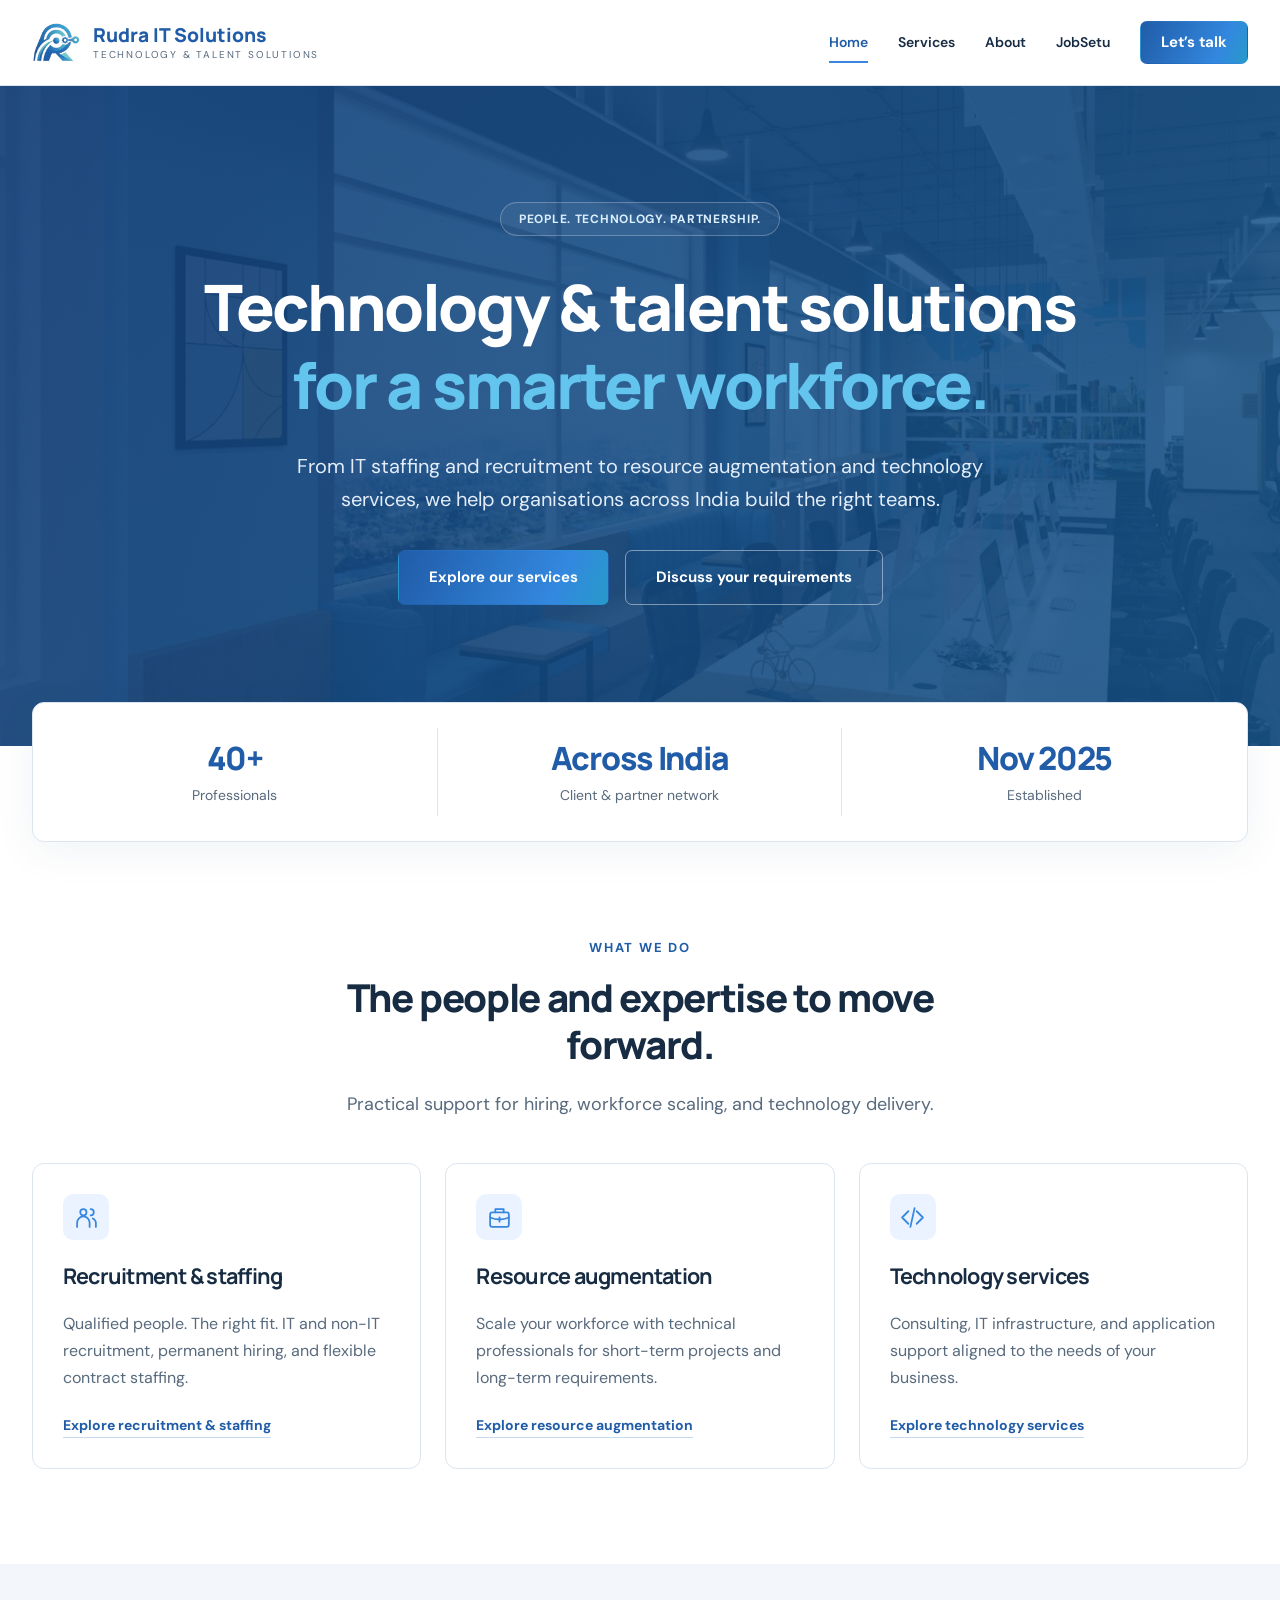
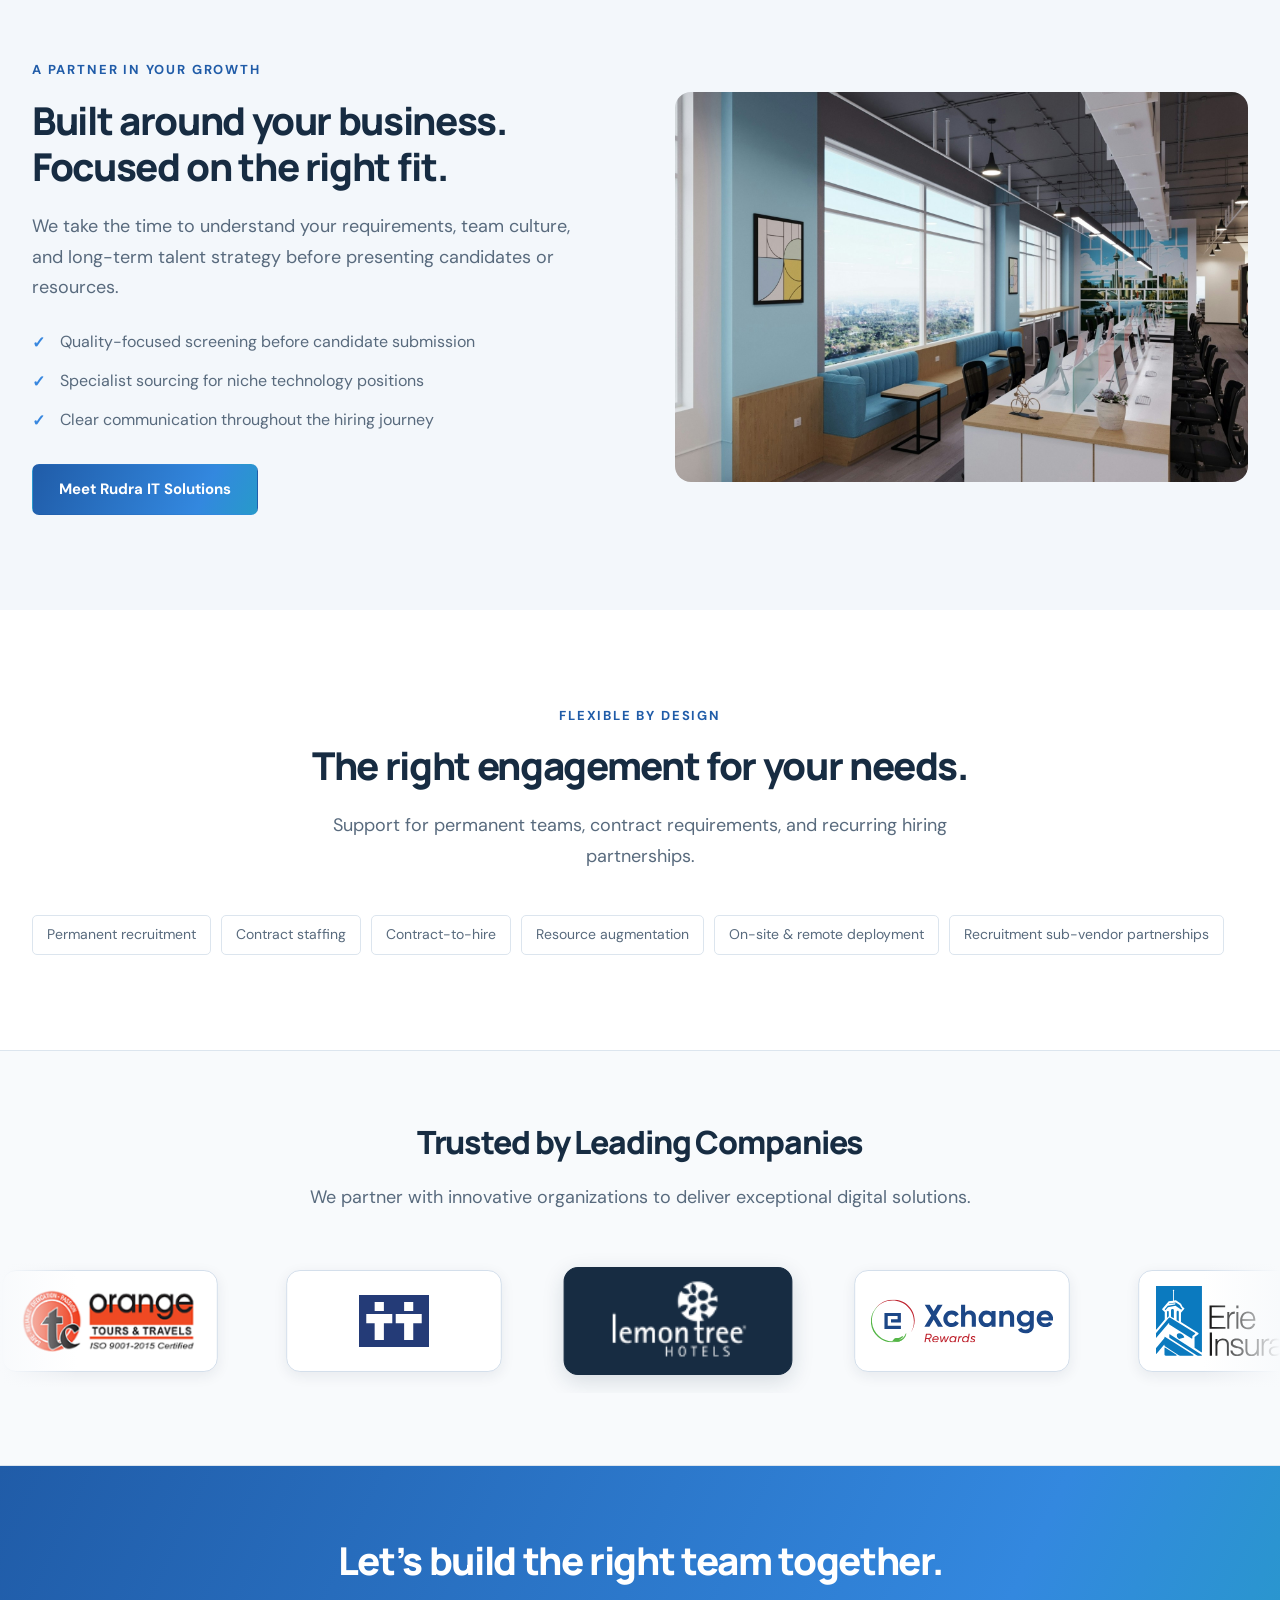
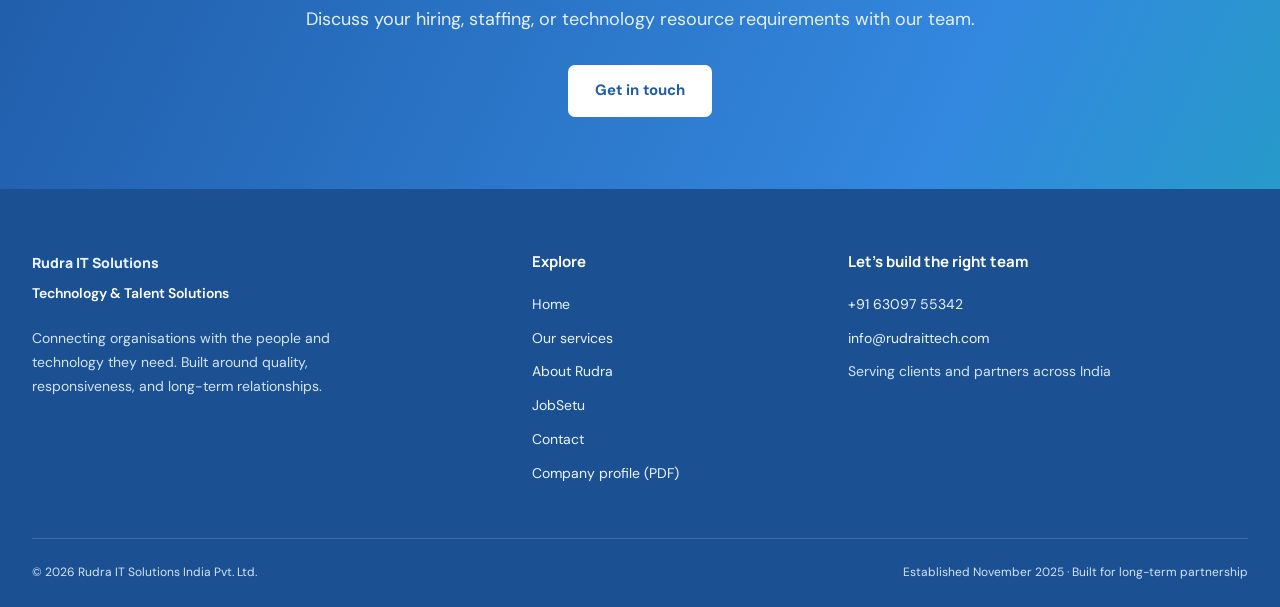
<file: index.html>
<!DOCTYPE html><html lang="en"><head><meta charset="utf-8"><meta name="viewport" content="width=device-width,initial-scale=1"><title>Technology & Talent Solutions | Rudra IT Solutions</title><meta name="description" content="IT staffing, recruitment, resource augmentation and technology services across India. Rudra IT Solutions India Pvt. Ltd."><meta name="theme-color" content="#205ca8"><link rel="icon" type="image/png" sizes="32x32" href="/assets/favicon-title-32.png"><link rel="icon" type="image/png" sizes="64x64" href="/assets/favicon-title-64.png"><link rel="stylesheet" href="/style.css"><script defer src="/site.js"></script></head><body><a class="skip" href="#main">Skip to content</a><header class="header"><div class="wrap"><a class="brand" href="/" aria-label="Rudra IT Solutions home"><span class="brand-symbol"><img src="/assets/logoShort.png" alt=""></span><span class="brand-name">Rudra IT Solutions<small>Technology &amp; Talent Solutions</small></span></a><button class="menu" aria-controls="navigation" aria-expanded="false">Menu</button><nav id="navigation" aria-label="Main navigation"><a href="/" aria-current="page">Home</a><a href="/services/">Services</a><a href="/about/">About</a><a href="/JobSetu/">JobSetu</a><a class="button" href="/contact/">Let’s talk</a></nav></div></header><main id="main"><section class="hero"><div class="wrap"><span class="eyebrow">People. Technology. Partnership.</span><h1>Technology &amp; talent solutions<span>for a smarter workforce.</span></h1><p>From IT staffing and recruitment to resource augmentation and technology services, we help organisations across India build the right teams.</p><div class="actions"><a class="button" href="/services/">Explore our services</a><a class="button outline" href="/contact/">Discuss your requirements</a></div></div><div class="hero-foot">IT STAFFING &nbsp; / &nbsp; RECRUITMENT &nbsp; / &nbsp; TECHNOLOGY SERVICES</div></section><div class="wrap"><div class="stats"><div class="stat"><strong>40+</strong><span>Professionals</span></div><div class="stat"><strong>Across India</strong><span>Client &amp; partner network</span></div><div class="stat"><strong>Nov 2025</strong><span>Established</span></div></div></div><section class="section"><div class="wrap"><div class="section-head center"><span class="eyebrow">What we do</span><h2>The people and expertise to move forward.</h2><p>Practical support for hiring, workforce scaling, and technology delivery.</p></div><div class="grid"><article class="card"><div class="icon"><svg viewBox="0 0 24 24" aria-hidden="true"><circle cx="9" cy="7" r="3"/><path d="M3 21v-4a6 6 0 0 1 12 0v4M16 4a3 3 0 0 1 0 6M18 13a5 5 0 0 1 3 4v4"/></svg></div><h3>Recruitment &amp; staffing</h3><p>Qualified people. The right fit. IT and non-IT recruitment, permanent hiring, and flexible contract staffing.</p><a href="/services/#talent">Explore recruitment &amp; staffing</a></article><article class="card"><div class="icon"><svg viewBox="0 0 24 24" aria-hidden="true"><rect x="3" y="7" width="18" height="14" rx="2"/><path d="M8 7V4h8v3M3 12a23 23 0 0 0 18 0M12 12v4"/></svg></div><h3>Resource augmentation</h3><p>Scale your workforce with technical professionals for short-term projects and long-term requirements.</p><a href="/services/#workforce">Explore resource augmentation</a></article><article class="card"><div class="icon"><svg viewBox="0 0 24 24" aria-hidden="true"><path d="m8 6-6 6 6 6m8-12 6 6-6 6M14 3l-4 18"/></svg></div><h3>Technology services</h3><p>Consulting, IT infrastructure, and application support aligned to the needs of your business.</p><a href="/services/#technology">Explore technology services</a></article></div></div></section><section class="section pale"><div class="wrap split"><div><span class="eyebrow">A partner in your growth</span><h2>Built around your business.<br>Focused on the right fit.</h2><p>We take the time to understand your requirements, team culture, and long-term talent strategy before presenting candidates or resources.</p><ul class="checks"><li>Quality-focused screening before candidate submission</li><li>Specialist sourcing for niche technology positions</li><li>Clear communication throughout the hiring journey</li></ul><a class="button" href="/about/">Meet Rudra IT Solutions</a></div><img src="/assets/office.jpg" loading="lazy" alt="A modern shared workspace"></div></section><section class="section"><div class="wrap"><div class="section-head center"><span class="eyebrow">Flexible by design</span><h2>The right engagement for your needs.</h2><p>Support for permanent teams, contract requirements, and recurring hiring partnerships.</p></div><div class="chips"><span class="chip">Permanent recruitment</span><span class="chip">Contract staffing</span><span class="chip">Contract-to-hire</span><span class="chip">Resource augmentation</span><span class="chip">On-site & remote deployment</span><span class="chip">Recruitment sub-vendor partnerships</span></div></div></section><section class="clients-section" aria-labelledby="clients-title"><div class="wrap section-head center"><h2 id="clients-title">Trusted by Leading Companies</h2><p>We partner with innovative organizations to deliver exceptional digital solutions.</p></div><div class="clients-window"><div class="clients-track"><div class="client-group"><div class="client-logo"><img src="/assets/clients/orange.png" alt="Orange Tours &amp; Travels" width="200" height="88" loading="lazy"></div><div class="client-logo"><img src="/assets/clients/esaf.svg" alt="ESAF Small Finance Bank" width="200" height="88" loading="lazy"></div><div class="client-logo"><img src="/assets/clients/lemon-tree.png" alt="Lemon Tree Hotels" width="200" height="88" loading="lazy"></div><div class="client-logo"><img src="/assets/clients/equitas.svg" alt="Equitas Small Finance Bank" width="200" height="88" loading="lazy"></div><div class="client-logo"><img src="/assets/clients/erie.svg" alt="Erie Insurance" width="200" height="88" loading="lazy"></div><div class="client-logo"><span class="client-name">Huma Stores</span></div></div><div class="client-group" aria-hidden="true"><div class="client-logo"><img src="/assets/clients/orange.png" alt="Orange Tours &amp; Travels" width="200" height="88" loading="lazy"></div><div class="client-logo"><img src="/assets/clients/esaf.svg" alt="ESAF Small Finance Bank" width="200" height="88" loading="lazy"></div><div class="client-logo"><img src="/assets/clients/lemon-tree.png" alt="Lemon Tree Hotels" width="200" height="88" loading="lazy"></div><div class="client-logo"><img src="/assets/clients/equitas.svg" alt="Equitas Small Finance Bank" width="200" height="88" loading="lazy"></div><div class="client-logo"><img src="/assets/clients/erie.svg" alt="Erie Insurance" width="200" height="88" loading="lazy"></div><div class="client-logo"><span class="client-name">Huma Stores</span></div></div></div></div></section><section class="cta"><div class="wrap"><h2>Let’s build the right team together.</h2><p>Discuss your hiring, staffing, or technology resource requirements with our team.</p><a class="button white" href="/contact/">Get in touch</a></div></section></main><footer><div class="wrap"><div class="footer-grid"><div><a class="footer-brand" href="/">Rudra IT Solutions</a><p class="tag">Technology &amp; Talent Solutions</p><p>Connecting organisations with the people and technology they need. Built around quality, responsiveness, and long-term relationships.</p></div><div><h3>Explore</h3><a href="/">Home</a><a href="/services/">Our services</a><a href="/about/">About Rudra</a><a href="/JobSetu/">JobSetu</a><a href="/contact/">Contact</a><a href="/assets/Rudra_IT_Solutions_Profile.pdf" target="_blank" rel="noopener">Company profile (PDF)</a></div><div><h3>Let’s build the right team</h3><a href="tel:+916309755342">+91 63097 55342</a><a href="mailto:info@rudraittech.com">info@rudraittech.com</a><p>Serving clients and partners across India</p></div></div><div class="footer-bottom"><span>© 2026 Rudra IT Solutions India Pvt. Ltd.</span><span>Established November 2025 · Built for long-term partnership</span></div></div></footer></body></html>
</file>
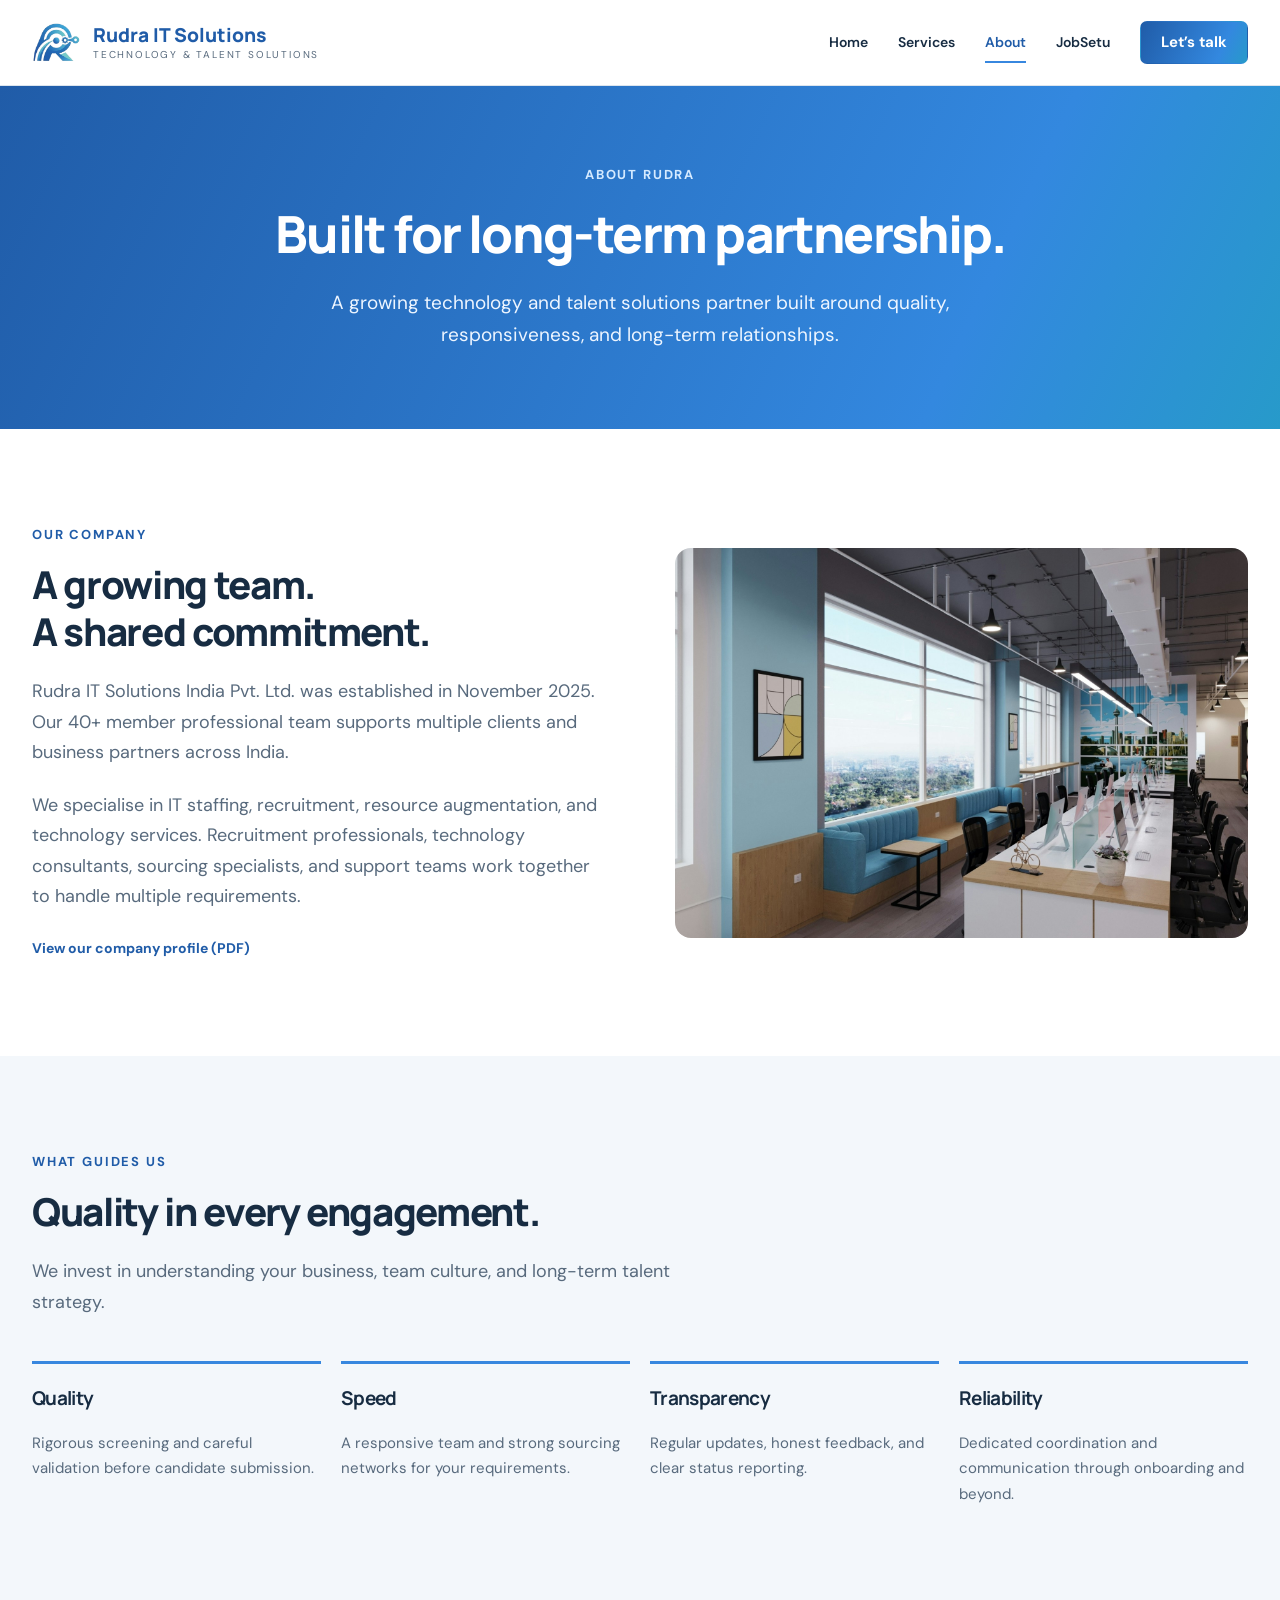
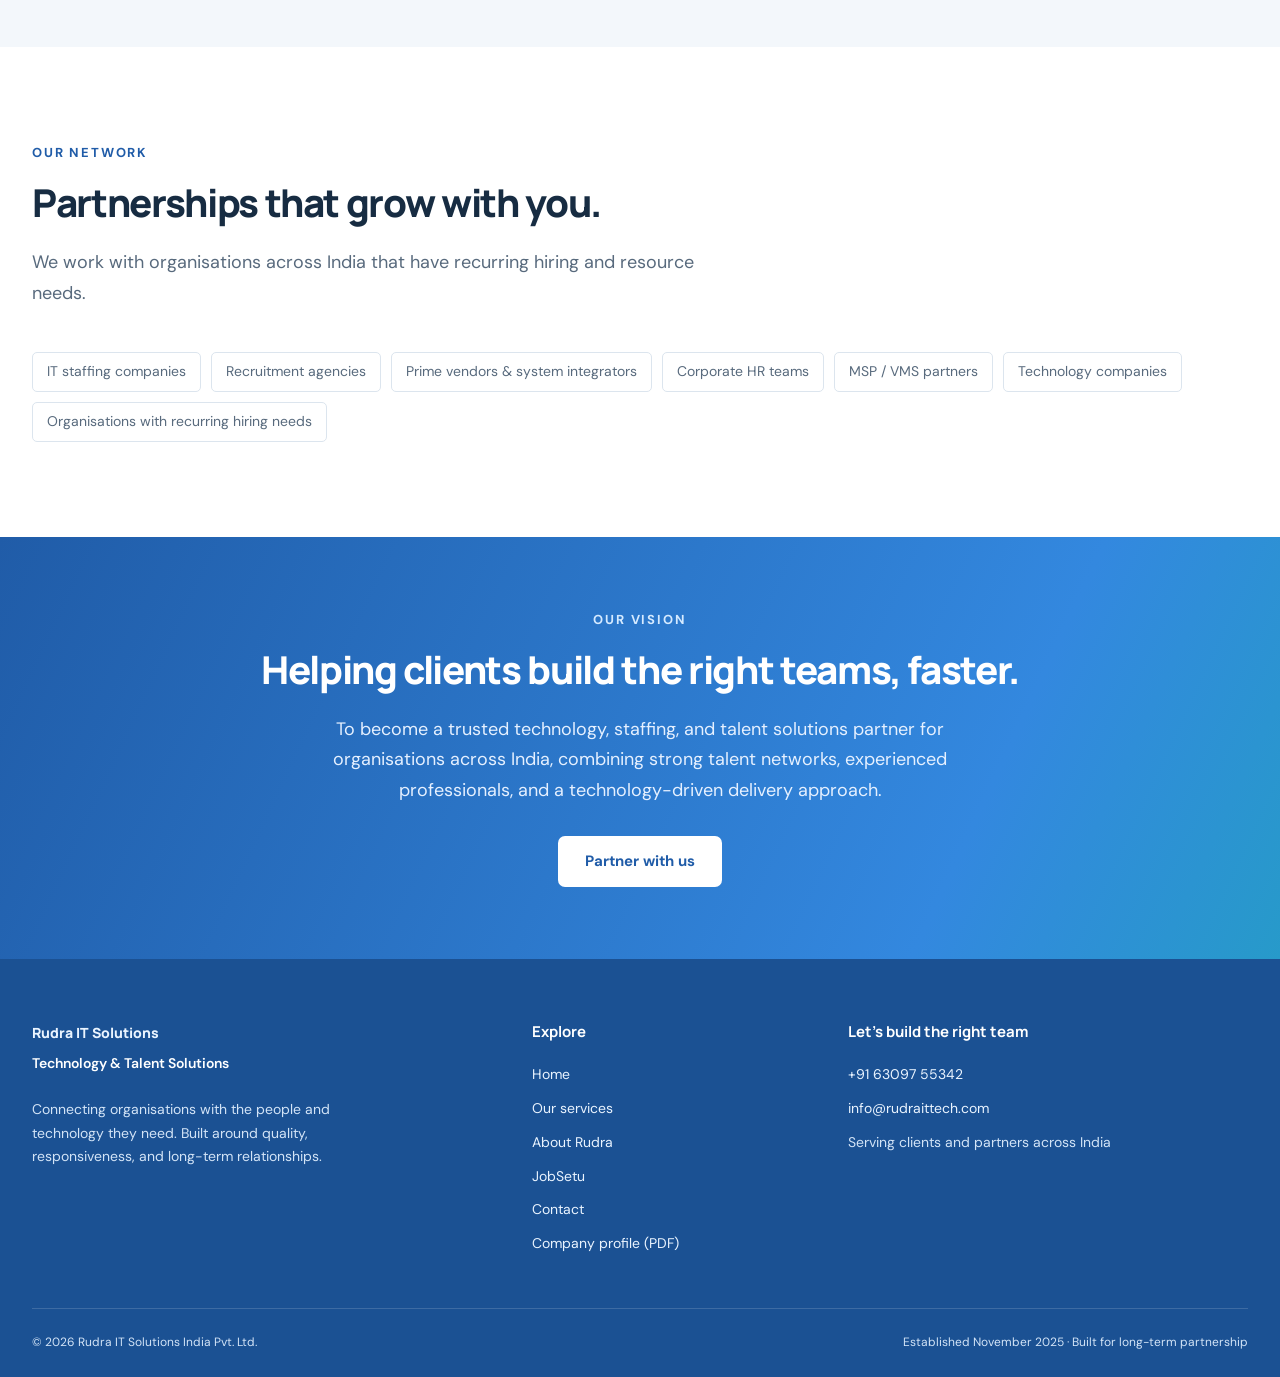
<file: about/index.html>
<!DOCTYPE html><html lang="en"><head><meta charset="utf-8"><meta name="viewport" content="width=device-width,initial-scale=1"><title>About Us | Rudra IT Solutions</title><meta name="description" content="Meet Rudra IT Solutions India Pvt. Ltd., a 40+ member technology and talent solutions team established in November 2025."><meta name="theme-color" content="#205ca8"><link rel="icon" type="image/png" sizes="32x32" href="/assets/favicon-title-32.png"><link rel="icon" type="image/png" sizes="64x64" href="/assets/favicon-title-64.png"><link rel="stylesheet" href="/style.css"><script defer src="/site.js"></script></head><body><a class="skip" href="#main">Skip to content</a><header class="header"><div class="wrap"><a class="brand" href="/" aria-label="Rudra IT Solutions home"><span class="brand-symbol"><img src="/assets/logoShort.png" alt=""></span><span class="brand-name">Rudra IT Solutions<small>Technology &amp; Talent Solutions</small></span></a><button class="menu" aria-controls="navigation" aria-expanded="false">Menu</button><nav id="navigation" aria-label="Main navigation"><a href="/">Home</a><a href="/services/">Services</a><a href="/about/" aria-current="page">About</a><a href="/JobSetu/">JobSetu</a><a class="button" href="/contact/">Let’s talk</a></nav></div></header><main id="main"><section class="pagehero"><div class="wrap"><span class="eyebrow">About Rudra</span><h1>Built for long-term partnership.</h1><p>A growing technology and talent solutions partner built around quality, responsiveness, and long-term relationships.</p></div></section><section class="section"><div class="wrap split"><div><span class="eyebrow">Our company</span><h2>A growing team.<br>A shared commitment.</h2><p>Rudra IT Solutions India Pvt. Ltd. was established in November 2025. Our 40+ member professional team supports multiple clients and business partners across India.</p><p>We specialise in IT staffing, recruitment, resource augmentation, and technology services. Recruitment professionals, technology consultants, sourcing specialists, and support teams work together to handle multiple requirements.</p><a class="download" href="/assets/Rudra_IT_Solutions_Profile.pdf" target="_blank" rel="noopener">View our company profile (PDF)</a></div><img src="/assets/office.jpg" alt="A collaborative office workspace" loading="lazy"></div></section><section class="section pale"><div class="wrap"><div class="section-head"><span class="eyebrow">What guides us</span><h2>Quality in every engagement.</h2><p>We invest in understanding your business, team culture, and long-term talent strategy.</p></div><div class="values"><article class="value"><h3>Quality</h3><p>Rigorous screening and careful validation before candidate submission.</p></article><article class="value"><h3>Speed</h3><p>A responsive team and strong sourcing networks for your requirements.</p></article><article class="value"><h3>Transparency</h3><p>Regular updates, honest feedback, and clear status reporting.</p></article><article class="value"><h3>Reliability</h3><p>Dedicated coordination and communication through onboarding and beyond.</p></article></div></div></section><section class="section"><div class="wrap"><div class="section-head"><span class="eyebrow">Our network</span><h2>Partnerships that grow with you.</h2><p>We work with organisations across India that have recurring hiring and resource needs.</p></div><div class="chips"><span class="chip">IT staffing companies</span><span class="chip">Recruitment agencies</span><span class="chip">Prime vendors & system integrators</span><span class="chip">Corporate HR teams</span><span class="chip">MSP / VMS partners</span><span class="chip">Technology companies</span><span class="chip">Organisations with recurring hiring needs</span></div></div></section><section class="cta"><div class="wrap"><span class="eyebrow" style="color:#d5eaff">Our vision</span><h2>Helping clients build the right teams, faster.</h2><p>To become a trusted technology, staffing, and talent solutions partner for organisations across India, combining strong talent networks, experienced professionals, and a technology-driven delivery approach.</p><a class="button white" href="/contact/">Partner with us</a></div></section></main><footer><div class="wrap"><div class="footer-grid"><div><a class="footer-brand" href="/">Rudra IT Solutions</a><p class="tag">Technology &amp; Talent Solutions</p><p>Connecting organisations with the people and technology they need. Built around quality, responsiveness, and long-term relationships.</p></div><div><h3>Explore</h3><a href="/">Home</a><a href="/services/">Our services</a><a href="/about/">About Rudra</a><a href="/JobSetu/">JobSetu</a><a href="/contact/">Contact</a><a href="/assets/Rudra_IT_Solutions_Profile.pdf" target="_blank" rel="noopener">Company profile (PDF)</a></div><div><h3>Let’s build the right team</h3><a href="tel:+916309755342">+91 63097 55342</a><a href="mailto:info@rudraittech.com">info@rudraittech.com</a><p>Serving clients and partners across India</p></div></div><div class="footer-bottom"><span>© 2026 Rudra IT Solutions India Pvt. Ltd.</span><span>Established November 2025 · Built for long-term partnership</span></div></div></footer></body></html>
</file>
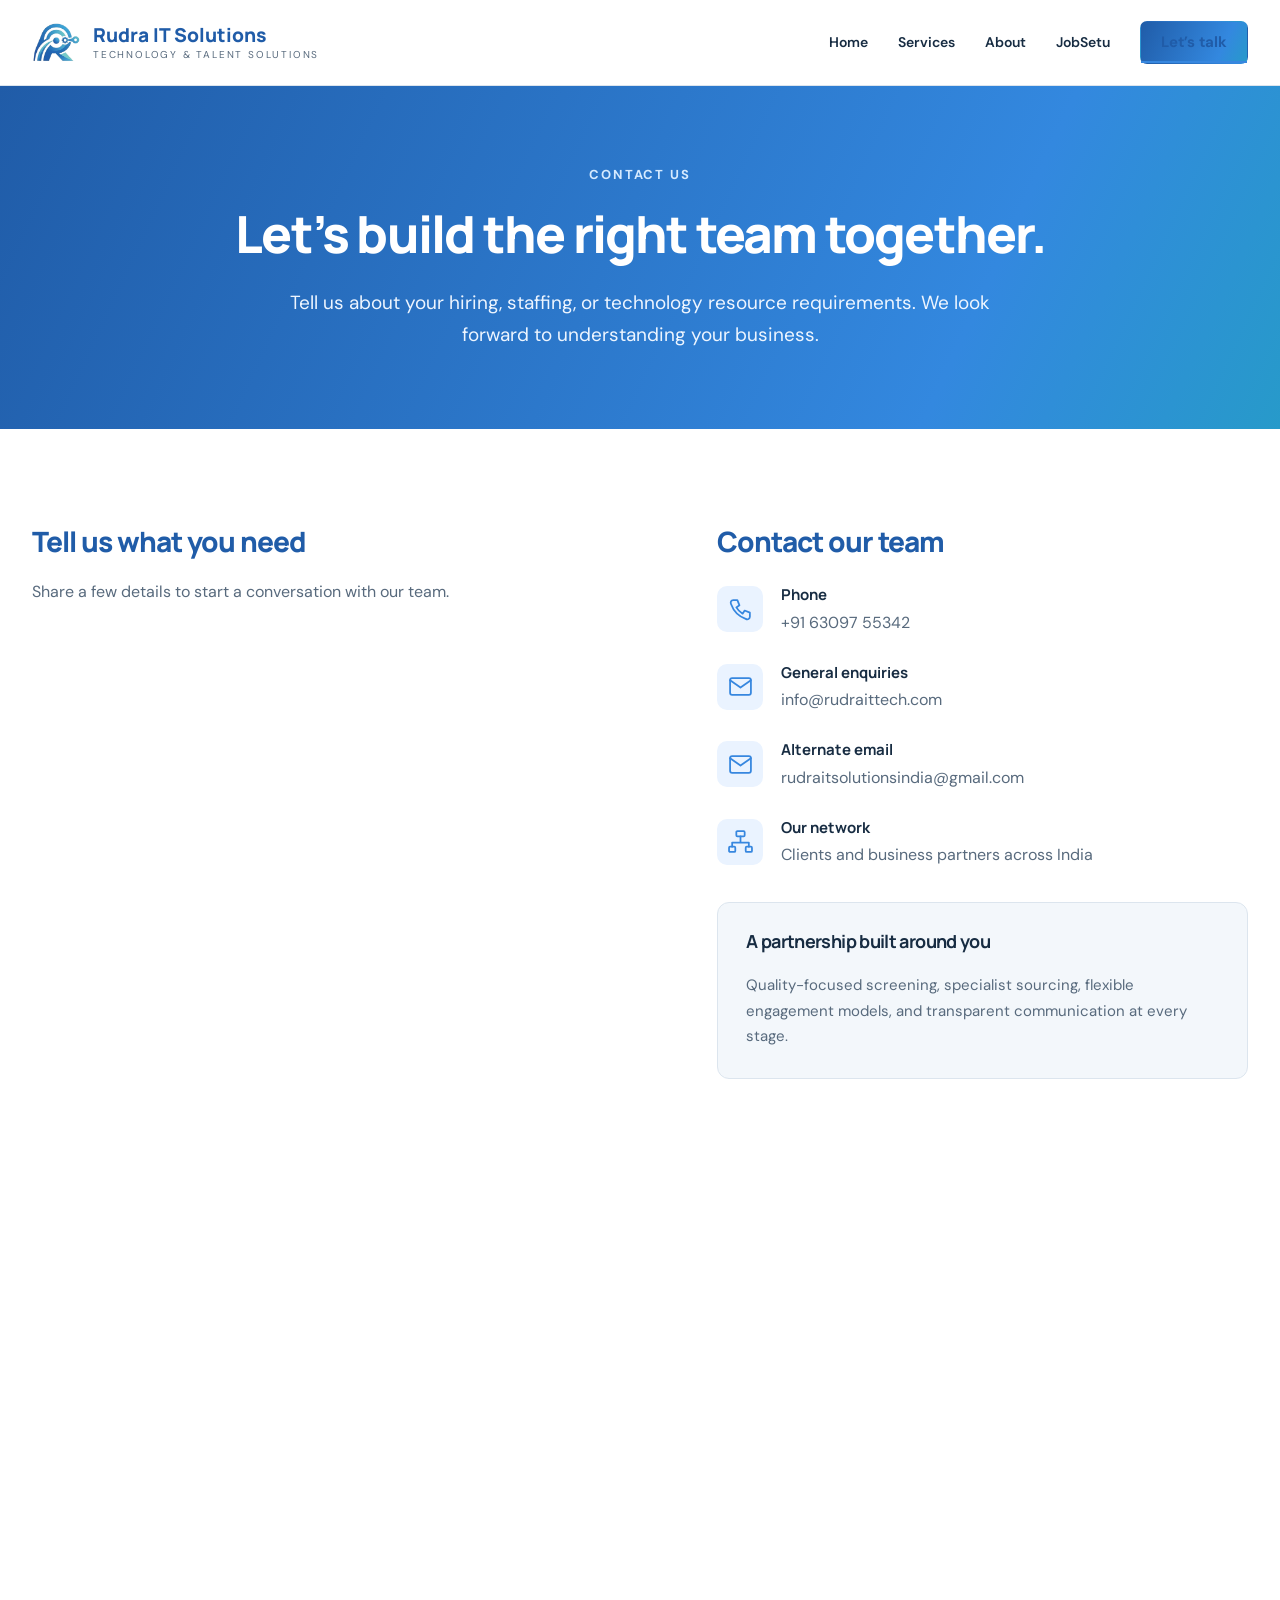
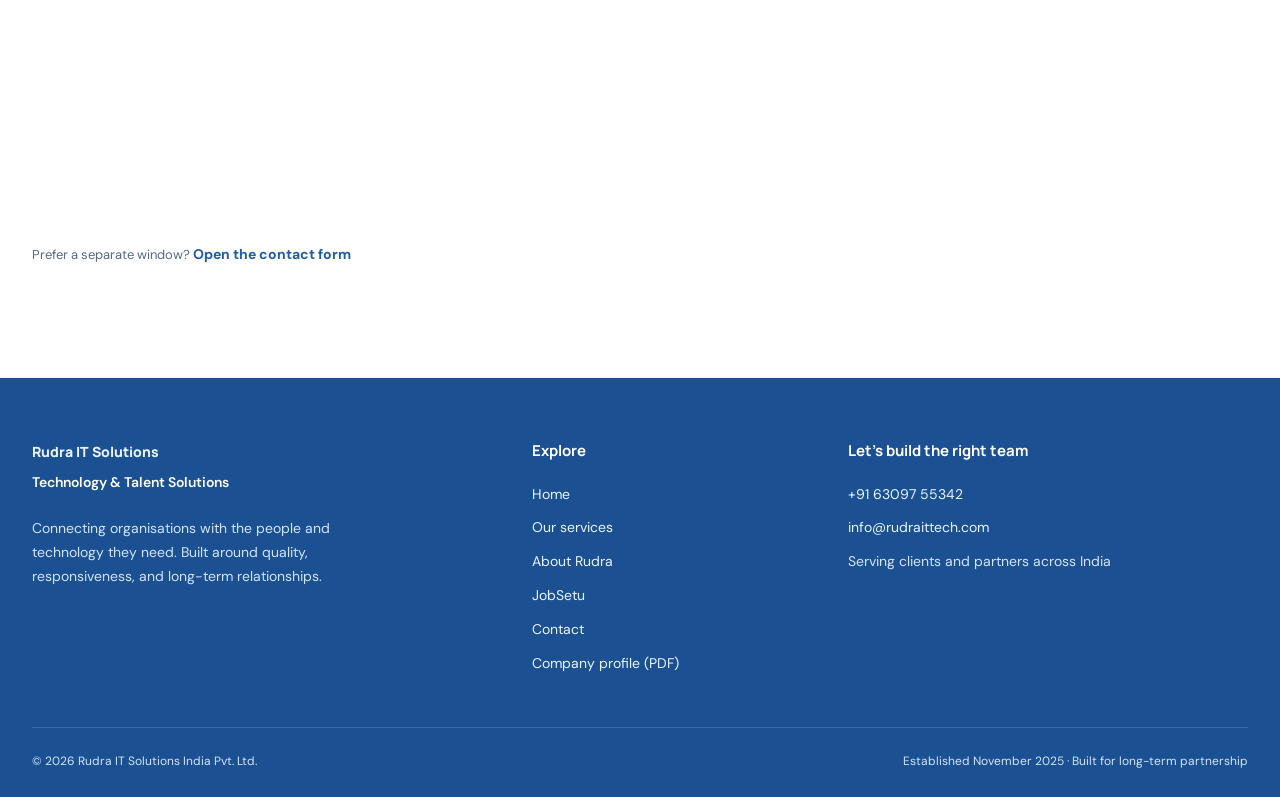
<file: contact/index.html>
<!DOCTYPE html><html lang="en"><head><meta charset="utf-8"><meta name="viewport" content="width=device-width,initial-scale=1"><title>Contact Us | Rudra IT Solutions</title><meta name="description" content="Contact Rudra IT Solutions about staffing, recruitment and technology requirements. Call +91 63097 55342 or email info@rudraittech.com."><meta name="theme-color" content="#205ca8"><link rel="icon" type="image/png" sizes="32x32" href="/assets/favicon-title-32.png"><link rel="icon" type="image/png" sizes="64x64" href="/assets/favicon-title-64.png"><link rel="stylesheet" href="/style.css"><script defer src="/site.js"></script></head><body><a class="skip" href="#main">Skip to content</a><header class="header"><div class="wrap"><a class="brand" href="/" aria-label="Rudra IT Solutions home"><span class="brand-symbol"><img src="/assets/logoShort.png" alt=""></span><span class="brand-name">Rudra IT Solutions<small>Technology &amp; Talent Solutions</small></span></a><button class="menu" aria-controls="navigation" aria-expanded="false">Menu</button><nav id="navigation" aria-label="Main navigation"><a href="/">Home</a><a href="/services/">Services</a><a href="/about/">About</a><a href="/JobSetu/">JobSetu</a><a class="button" href="/contact/" aria-current="page">Let’s talk</a></nav></div></header><main id="main"><section class="pagehero"><div class="wrap"><span class="eyebrow">Contact us</span><h1>Let’s build the right team together.</h1><p>Tell us about your hiring, staffing, or technology resource requirements. We look forward to understanding your business.</p></div></section><section class="section"><div class="wrap contact-grid"><div><h2>Tell us what you need</h2><p>Share a few details to start a conversation with our team.</p><iframe class="google-contact-form" src="https://docs.google.com/forms/d/e/1FAIpQLSf3vTpj7E_PMzR4p9D8TLgbLI-C_aEGmUsYbjg4AvP5bVGZNg/viewform?embedded=true" title="Rudra IT Solutions contact form" width="100%" height="1200" loading="eager">Loading contact form…</iframe><p class="form-note">Prefer a separate window? <a class="download" href="https://forms.gle/yzuVbEpc5ANhQL9J7" target="_blank" rel="noopener noreferrer">Open the contact form</a></p></div><div><h2>Contact our team</h2><div class="contact-item"><div class="icon"><svg viewBox="0 0 24 24" aria-hidden="true"><path d="M5 3h4l2 5-3 2a17 17 0 0 0 6 6l2-3 5 2v4c0 2-2 3-4 2A23 23 0 0 1 3 7c-1-2 0-4 2-4Z"/></svg></div><div><h3>Phone</h3><a href="tel:+916309755342">+91 63097 55342</a></div></div><div class="contact-item"><div class="icon"><svg viewBox="0 0 24 24" aria-hidden="true"><rect x="2" y="4" width="20" height="16" rx="2"/><path d="m2 6 10 7 10-7"/></svg></div><div><h3>General enquiries</h3><a href="mailto:info@rudraittech.com">info@rudraittech.com</a></div></div><div class="contact-item"><div class="icon"><svg viewBox="0 0 24 24" aria-hidden="true"><rect x="2" y="4" width="20" height="16" rx="2"/><path d="m2 6 10 7 10-7"/></svg></div><div><h3>Alternate email</h3><a href="mailto:rudraitsolutionsindia@gmail.com">rudraitsolutionsindia@gmail.com</a></div></div><div class="contact-item"><div class="icon"><svg viewBox="0 0 24 24" aria-hidden="true"><rect x="8" y="2" width="8" height="5" rx="1"/><rect x="1" y="17" width="6" height="5" rx="1"/><rect x="17" y="17" width="6" height="5" rx="1"/><path d="M12 7v6H4v4m8-4h8v4"/></svg></div><div><h3>Our network</h3><p>Clients and business partners across India</p></div></div><div class="contact-note"><h3>A partnership built around you</h3><p>Quality-focused screening, specialist sourcing, flexible engagement models, and transparent communication at every stage.</p></div></div></div></section></main><footer><div class="wrap"><div class="footer-grid"><div><a class="footer-brand" href="/">Rudra IT Solutions</a><p class="tag">Technology &amp; Talent Solutions</p><p>Connecting organisations with the people and technology they need. Built around quality, responsiveness, and long-term relationships.</p></div><div><h3>Explore</h3><a href="/">Home</a><a href="/services/">Our services</a><a href="/about/">About Rudra</a><a href="/JobSetu/">JobSetu</a><a href="/contact/">Contact</a><a href="/assets/Rudra_IT_Solutions_Profile.pdf" target="_blank" rel="noopener">Company profile (PDF)</a></div><div><h3>Let’s build the right team</h3><a href="tel:+916309755342">+91 63097 55342</a><a href="mailto:info@rudraittech.com">info@rudraittech.com</a><p>Serving clients and partners across India</p></div></div><div class="footer-bottom"><span>© 2026 Rudra IT Solutions India Pvt. Ltd.</span><span>Established November 2025 · Built for long-term partnership</span></div></div></footer></body></html>
</file>
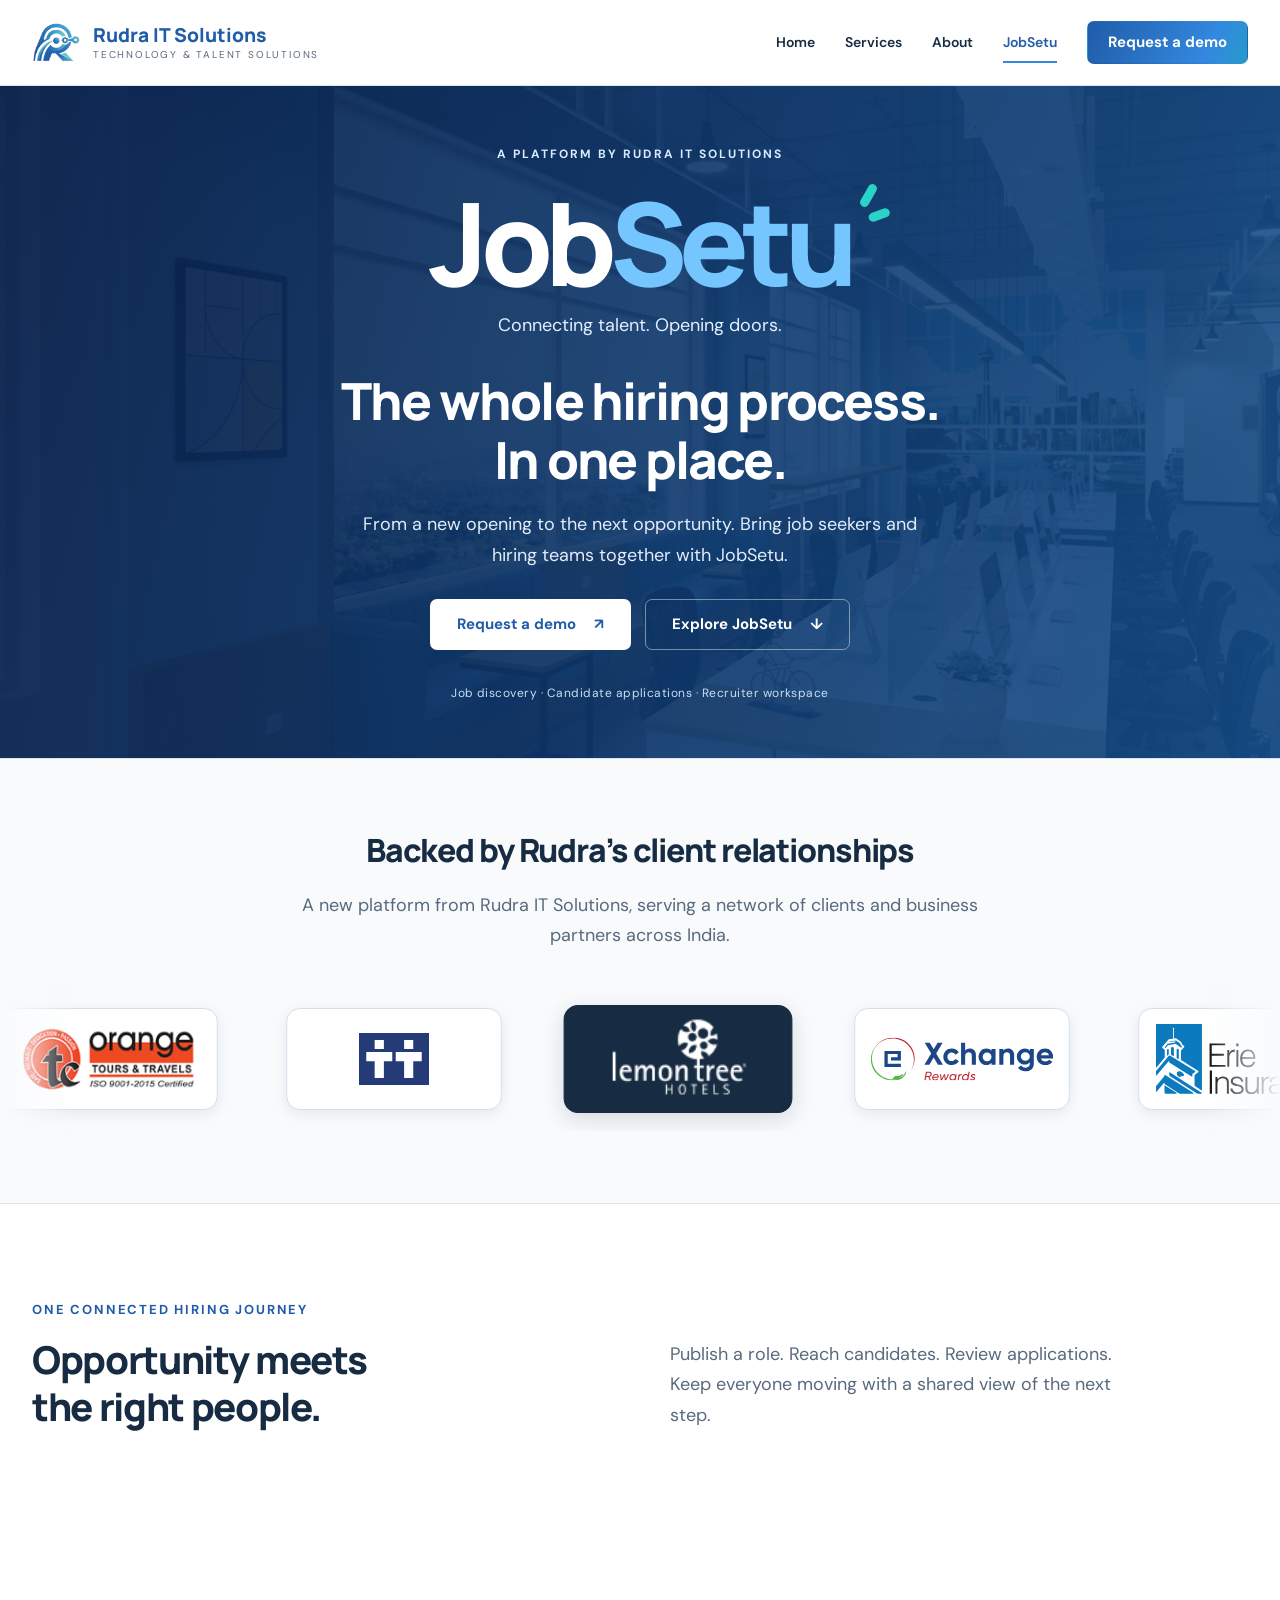
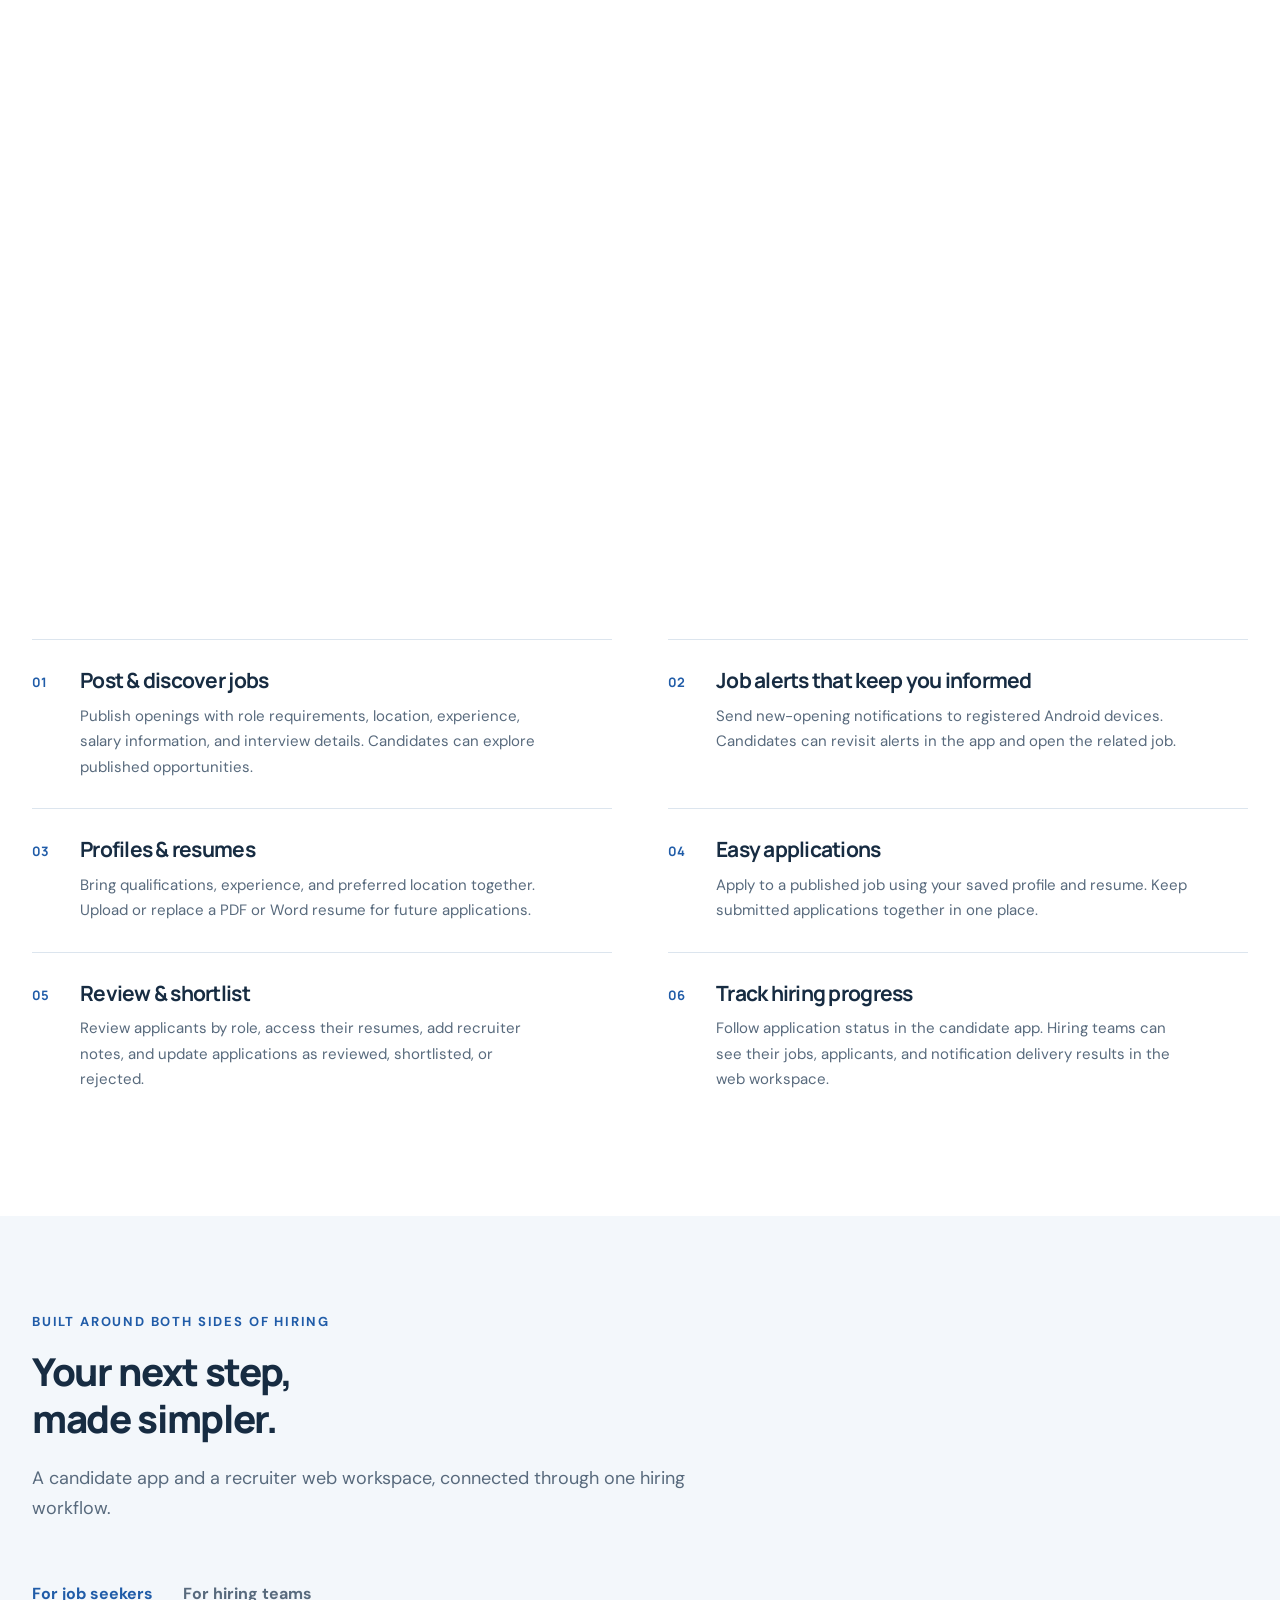
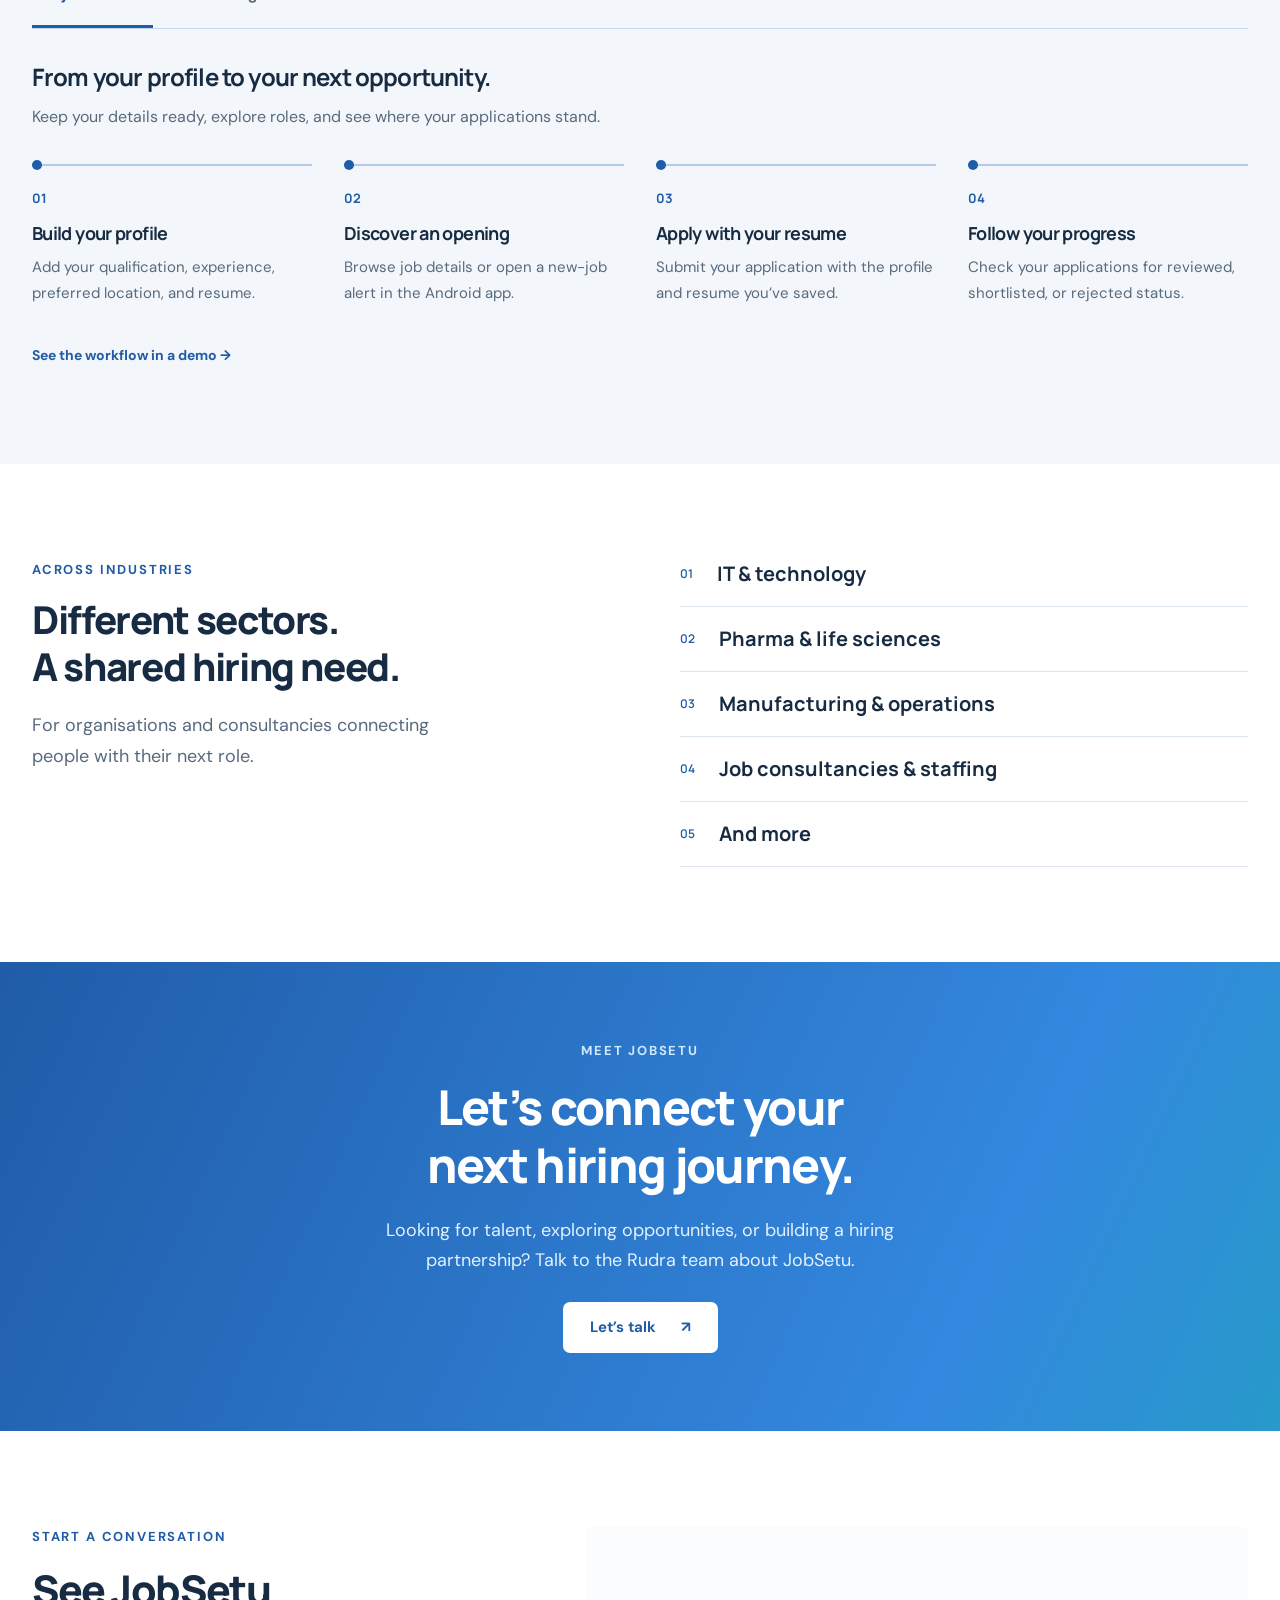
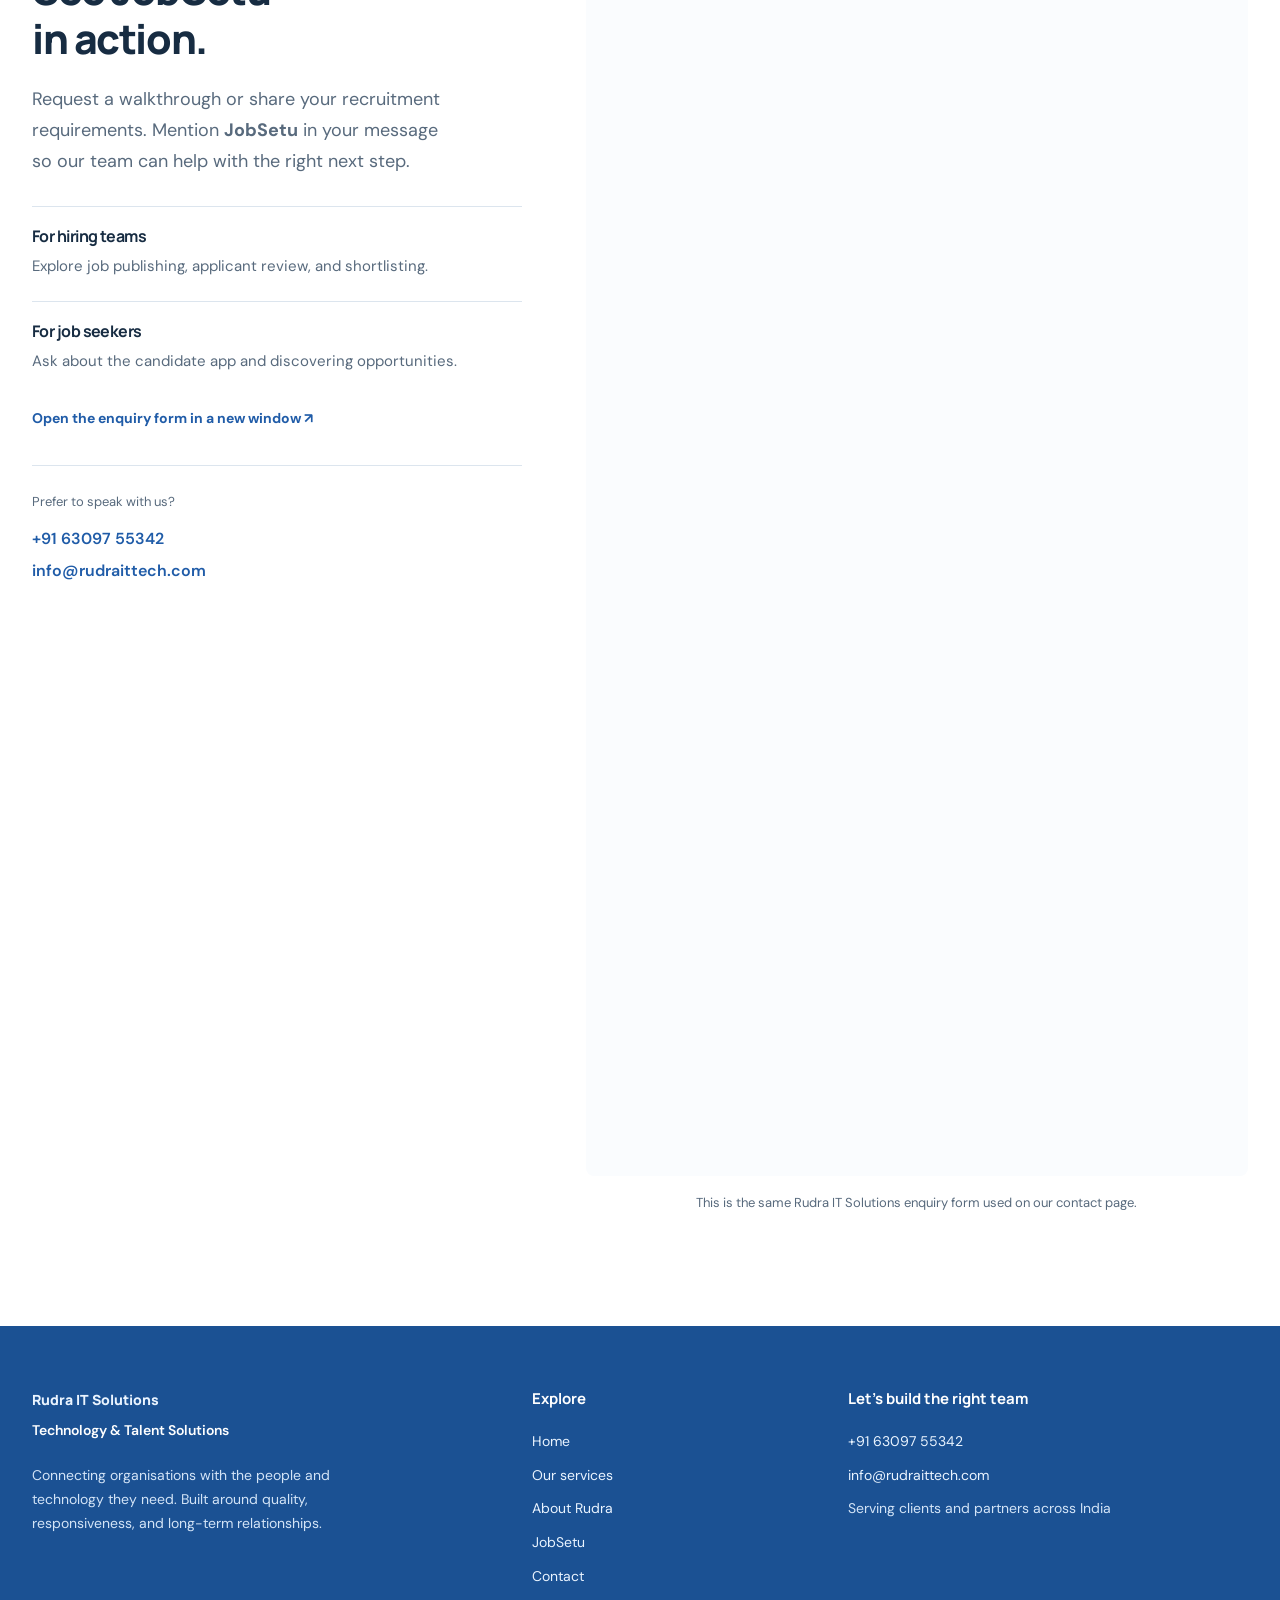
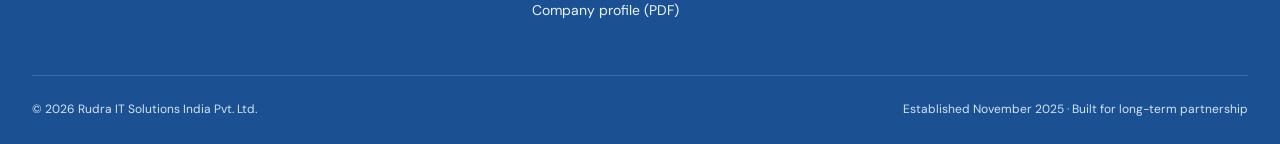
<file: JobSetu/index.html>
<!DOCTYPE html>
<html lang="en"><head><meta charset="utf-8"><meta name="viewport" content="width=device-width,initial-scale=1"><title>JobSetu | Connecting talent. Opening doors. | Rudra IT Solutions</title><meta name="description" content="Meet JobSetu by Rudra IT Solutions. Discover jobs, receive job alerts, manage profiles and resumes, apply, review applicants, and track hiring progress in one place."><meta name="theme-color" content="#205ca8"><link rel="canonical" href="https://rudraittech.com/JobSetu/"><meta property="og:type" content="website"><meta property="og:title" content="JobSetu — Connecting talent. Opening doors."><meta property="og:description" content="The whole hiring process. In one place. A platform by Rudra IT Solutions."><meta property="og:url" content="https://rudraittech.com/JobSetu/"><meta property="og:image" content="https://rudraittech.com/JobSetu/jobsetu-overview.png"><meta property="og:image:alt" content="JobSetu hiring platform features"><meta name="twitter:card" content="summary_large_image"><link rel="icon" type="image/png" sizes="32x32" href="/assets/favicon-title-32.png"><link rel="stylesheet" href="/style.css"><link rel="stylesheet" href="/JobSetu/landing.css"><script defer src="/site.js"></script><script defer src="/JobSetu/landing.js"></script></head><body class="jobsetu-page"><a class="skip" href="#main">Skip to content</a><header class="header"><div class="wrap"><a class="brand" href="/" aria-label="Rudra IT Solutions home"><span class="brand-symbol"><img src="/assets/logoShort.png" alt=""></span><span class="brand-name">Rudra IT Solutions<small>Technology &amp; Talent Solutions</small></span></a><button class="menu" aria-controls="navigation" aria-expanded="false">Menu</button><nav id="navigation" aria-label="Main navigation"><a href="/">Home</a><a href="/services/">Services</a><a href="/about/">About</a><a href="/JobSetu/" aria-current="page">JobSetu</a><a class="button" href="#enquire">Request a demo</a></nav></div></header><main id="main"><section class="js-hero" aria-labelledby="jobsetu-title"><div class="wrap js-hero-inner"><span class="eyebrow">A platform by Rudra IT Solutions</span><div class="js-wordmark" aria-label="JobSetu">Job<span>Setu</span><i aria-hidden="true"></i></div><p class="js-tagline">Connecting talent. Opening doors.</p><h1 id="jobsetu-title">The whole hiring process.<br>In one place.</h1><p class="js-hero-copy">From a new opening to the next opportunity. Bring job seekers and hiring teams together with JobSetu.</p><div class="actions"><a class="button white" href="#enquire">Request a demo <span aria-hidden="true">↗</span></a><a class="button outline" href="#features">Explore JobSetu <span aria-hidden="true">↓</span></a></div><div class="js-hero-note">Job discovery · Candidate applications · Recruiter workspace</div></div></section><section class="clients-section" aria-labelledby="clients-title"><div class="wrap section-head center"><h2 id="clients-title">Backed by Rudra’s client relationships</h2><p>A new platform from Rudra IT Solutions, serving a network of clients and business partners across India.</p></div><div class="clients-window"><div class="clients-track"><div class="client-group"><div class="client-logo"><img src="/assets/clients/orange.png" alt="Orange Tours &amp; Travels" width="200" height="88" loading="lazy"></div><div class="client-logo"><img src="/assets/clients/esaf.svg" alt="ESAF Small Finance Bank" width="200" height="88" loading="lazy"></div><div class="client-logo"><img src="/assets/clients/lemon-tree.png" alt="Lemon Tree Hotels" width="200" height="88" loading="lazy"></div><div class="client-logo"><img src="/assets/clients/equitas.svg" alt="Equitas Small Finance Bank" width="200" height="88" loading="lazy"></div><div class="client-logo"><img src="/assets/clients/erie.svg" alt="Erie Insurance" width="200" height="88" loading="lazy"></div><div class="client-logo"><span class="client-name">Huma Stores</span></div></div><div class="client-group" aria-hidden="true"><div class="client-logo"><img src="/assets/clients/orange.png" alt="Orange Tours &amp; Travels" width="200" height="88" loading="lazy"></div><div class="client-logo"><img src="/assets/clients/esaf.svg" alt="ESAF Small Finance Bank" width="200" height="88" loading="lazy"></div><div class="client-logo"><img src="/assets/clients/lemon-tree.png" alt="Lemon Tree Hotels" width="200" height="88" loading="lazy"></div><div class="client-logo"><img src="/assets/clients/equitas.svg" alt="Equitas Small Finance Bank" width="200" height="88" loading="lazy"></div><div class="client-logo"><img src="/assets/clients/erie.svg" alt="Erie Insurance" width="200" height="88" loading="lazy"></div><div class="client-logo"><span class="client-name">Huma Stores</span></div></div></div></div></section>
<section class="section js-overview" id="features" aria-labelledby="features-title"><div class="wrap"><div class="js-section-heading"><div><span class="eyebrow">One connected hiring journey</span><h2 id="features-title">Opportunity meets<br>the right people.</h2></div><p>Publish a role. Reach candidates. Review applications. Keep everyone moving with a shared view of the next step.</p></div><figure class="js-overview-figure"><img src="/JobSetu/jobsetu-overview.png" alt="JobSetu: post and discover jobs, receive instant job alerts, create profiles and upload resumes, apply for jobs, review and shortlist applicants, and track hiring progress. Across IT, pharma, manufacturing, job consultancies, and more." width="1672" height="941" loading="lazy"><figcaption>One platform for candidates and hiring teams. Across industries.</figcaption></figure><div class="js-feature-list">
<article><span class="js-number">01</span><div><h3>Post &amp; discover jobs</h3><p>Publish openings with role requirements, location, experience, salary information, and interview details. Candidates can explore published opportunities.</p></div></article>
<article><span class="js-number">02</span><div><h3>Job alerts that keep you informed</h3><p>Send new-opening notifications to registered Android devices. Candidates can revisit alerts in the app and open the related job.</p></div></article>
<article><span class="js-number">03</span><div><h3>Profiles &amp; resumes</h3><p>Bring qualifications, experience, and preferred location together. Upload or replace a PDF or Word resume for future applications.</p></div></article>
<article><span class="js-number">04</span><div><h3>Easy applications</h3><p>Apply to a published job using your saved profile and resume. Keep submitted applications together in one place.</p></div></article>
<article><span class="js-number">05</span><div><h3>Review &amp; shortlist</h3><p>Review applicants by role, access their resumes, add recruiter notes, and update applications as reviewed, shortlisted, or rejected.</p></div></article>
<article><span class="js-number">06</span><div><h3>Track hiring progress</h3><p>Follow application status in the candidate app. Hiring teams can see their jobs, applicants, and notification delivery results in the web workspace.</p></div></article>
</div></div></section>
<section class="section pale js-workflow" id="how-it-works" aria-labelledby="workflow-title"><div class="wrap"><div class="section-head"><span class="eyebrow">Built around both sides of hiring</span><h2 id="workflow-title">Your next step,<br>made simpler.</h2><p>A candidate app and a recruiter web workspace, connected through one hiring workflow.</p></div><div class="js-tabs" role="tablist" aria-label="Explore JobSetu workflows"><button type="button" id="candidate-tab" role="tab" aria-selected="true" aria-controls="candidate-panel">For job seekers</button><button type="button" id="recruiter-tab" role="tab" aria-selected="false" aria-controls="recruiter-panel" tabindex="-1">For hiring teams</button></div>
<div id="candidate-panel" role="tabpanel" aria-labelledby="candidate-tab" tabindex="0"><div class="js-workflow-intro"><h3>From your profile to your next opportunity.</h3><p>Keep your details ready, explore roles, and see where your applications stand.</p></div><ol class="js-journey"><li><span>01</span><h3>Build your profile</h3><p>Add your qualification, experience, preferred location, and resume.</p></li><li><span>02</span><h3>Discover an opening</h3><p>Browse job details or open a new-job alert in the Android app.</p></li><li><span>03</span><h3>Apply with your resume</h3><p>Submit your application with the profile and resume you’ve saved.</p></li><li><span>04</span><h3>Follow your progress</h3><p>Check your applications for reviewed, shortlisted, or rejected status.</p></li></ol></div>
<div id="recruiter-panel" role="tabpanel" aria-labelledby="recruiter-tab" tabindex="0" hidden><div class="js-workflow-intro"><h3>From a new role to a focused shortlist.</h3><p>Manage job openings and candidate responses from the recruiter web workspace.</p></div><ol class="js-journey"><li><span>01</span><h3>Create a job</h3><p>Save a draft with the role, requirements, benefits, and interview details.</p></li><li><span>02</span><h3>Publish &amp; notify</h3><p>Make the opening visible and send alerts to registered candidate devices.</p></li><li><span>03</span><h3>Review applicants</h3><p>See candidate details and access the resume attached to each application.</p></li><li><span>04</span><h3>Build your shortlist</h3><p>Add review notes, update statuses, and keep track of candidate responses.</p></li></ol></div>
<a class="download js-workflow-link" href="#enquire">See the workflow in a demo <span aria-hidden="true">→</span></a></div></section>
<section class="section js-industries" aria-labelledby="industries-title"><div class="wrap js-industry-layout"><div><span class="eyebrow">Across industries</span><h2 id="industries-title">Different sectors.<br>A shared hiring need.</h2><p>For organisations and consultancies connecting people with their next role.</p></div><ul class="js-industry-list"><li><span aria-hidden="true">01</span> IT &amp; technology</li><li><span aria-hidden="true">02</span> Pharma &amp; life sciences</li><li><span aria-hidden="true">03</span> Manufacturing &amp; operations</li><li><span aria-hidden="true">04</span> Job consultancies &amp; staffing</li><li><span aria-hidden="true">05</span> And more</li></ul></div></section>
<section class="js-demo-banner"><div class="wrap"><span class="eyebrow">Meet JobSetu</span><h2>Let’s connect your<br>next hiring journey.</h2><p>Looking for talent, exploring opportunities, or building a hiring partnership? Talk to the Rudra team about JobSetu.</p><a class="button white" href="#enquire">Let’s talk <span aria-hidden="true">↗</span></a></div></section>
<section class="section js-enquire" id="enquire" aria-labelledby="enquire-title"><div class="wrap contact-grid"><div class="js-contact-copy"><span class="eyebrow">Start a conversation</span><h2 id="enquire-title">See JobSetu<br>in action.</h2><p>Request a walkthrough or share your recruitment requirements. Mention <strong>JobSetu</strong> in your message so our team can help with the right next step.</p><div class="js-contact-points"><div><h3>For hiring teams</h3><p>Explore job publishing, applicant review, and shortlisting.</p></div><div><h3>For job seekers</h3><p>Ask about the candidate app and discovering opportunities.</p></div></div><a class="download" href="https://forms.gle/yzuVbEpc5ANhQL9J7" target="_blank" rel="noopener noreferrer">Open the enquiry form in a new window ↗</a><div class="js-direct-contact"><span>Prefer to speak with us?</span><a href="tel:+916309755342">+91 63097 55342</a><a href="mailto:info@rudraittech.com">info@rudraittech.com</a></div></div><div class="js-form-wrap"><iframe class="google-contact-form" src="https://docs.google.com/forms/d/e/1FAIpQLSf3vTpj7E_PMzR4p9D8TLgbLI-C_aEGmUsYbjg4AvP5bVGZNg/viewform?embedded=true" title="JobSetu enquiry — Rudra IT Solutions Google contact form" width="100%" height="1200" loading="lazy">Loading contact form…</iframe><p class="form-note">This is the same Rudra IT Solutions enquiry form used on our contact page.</p></div></div></section></main><footer><div class="wrap"><div class="footer-grid"><div><a class="footer-brand" href="/">Rudra IT Solutions</a><p class="tag">Technology &amp; Talent Solutions</p><p>Connecting organisations with the people and technology they need. Built around quality, responsiveness, and long-term relationships.</p></div><div><h3>Explore</h3><a href="/">Home</a><a href="/services/">Our services</a><a href="/about/">About Rudra</a><a href="/JobSetu/">JobSetu</a><a href="/contact/">Contact</a><a href="/assets/Rudra_IT_Solutions_Profile.pdf" target="_blank" rel="noopener">Company profile (PDF)</a></div><div><h3>Let’s build the right team</h3><a href="tel:+916309755342">+91 63097 55342</a><a href="mailto:info@rudraittech.com">info@rudraittech.com</a><p>Serving clients and partners across India</p></div></div><div class="footer-bottom"><span>© 2026 Rudra IT Solutions India Pvt. Ltd.</span><span>Established November 2025 · Built for long-term partnership</span></div></div></footer></body></html>
</file>
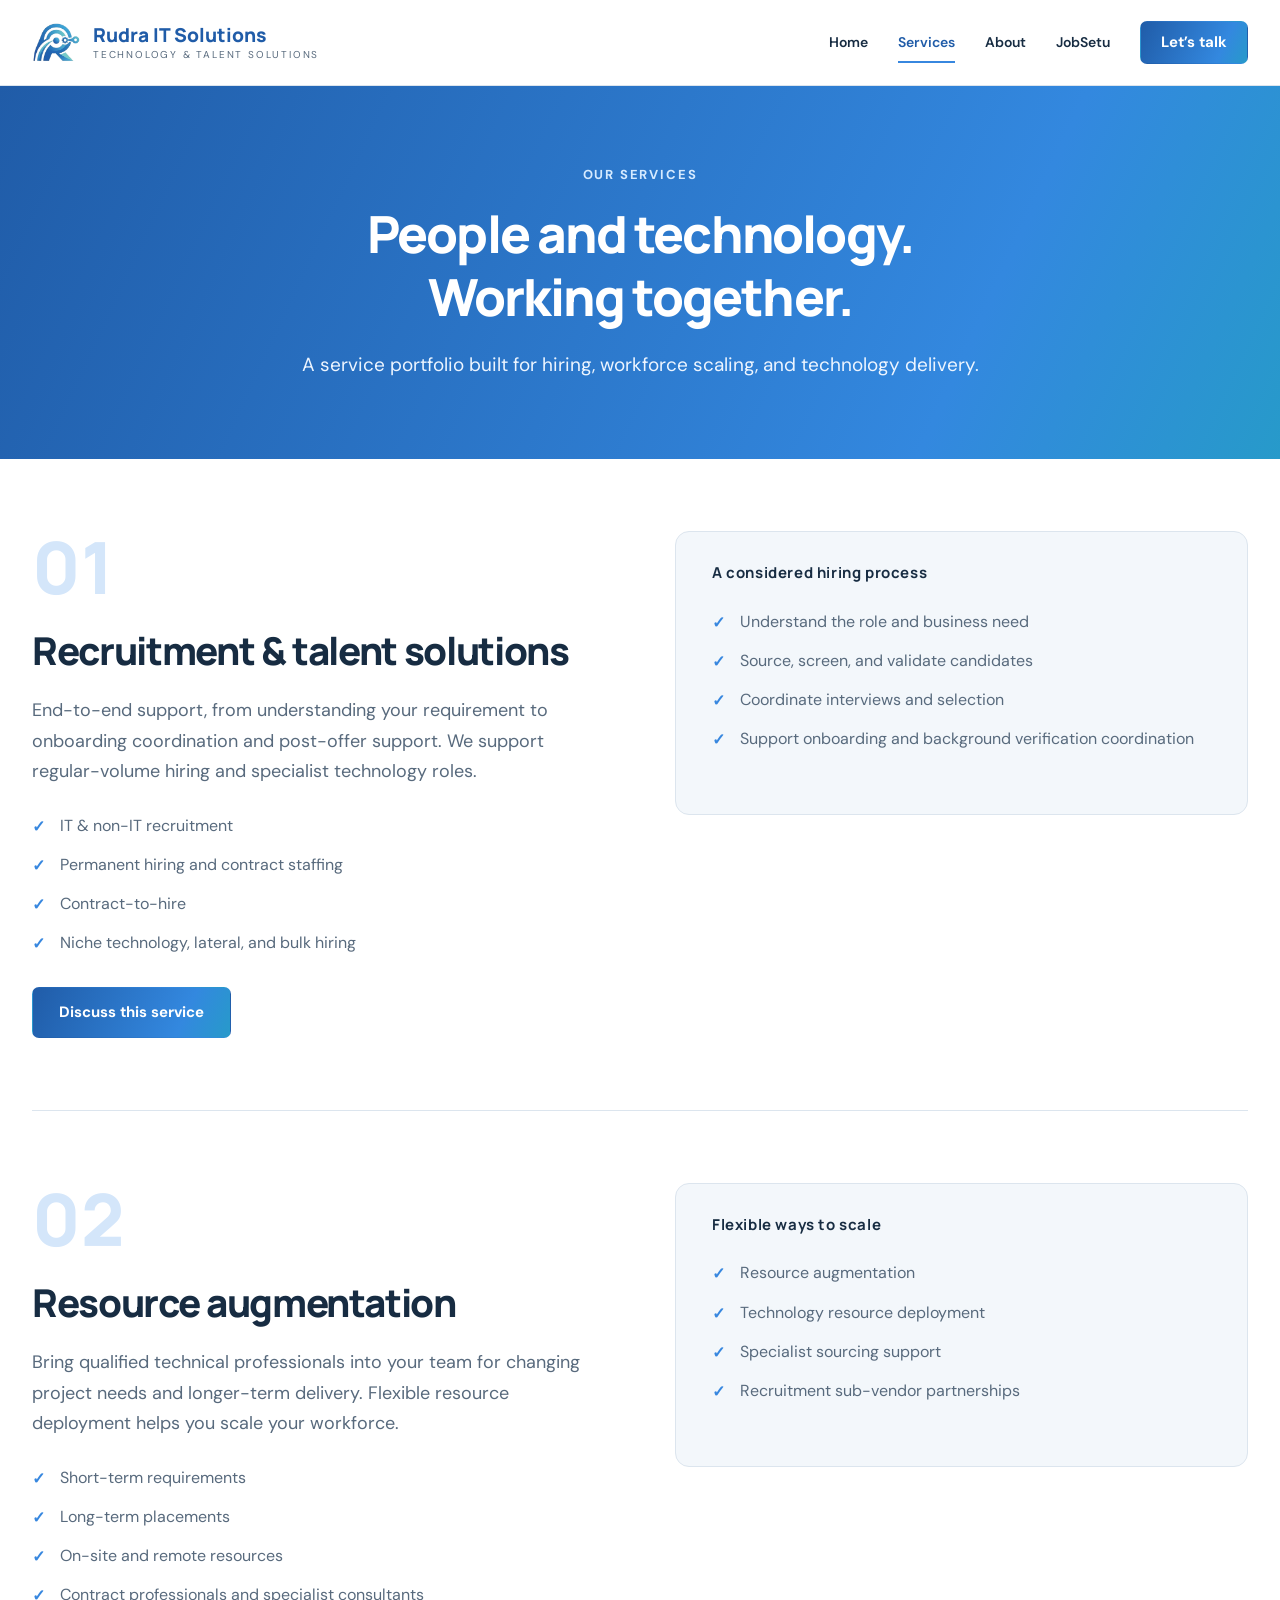
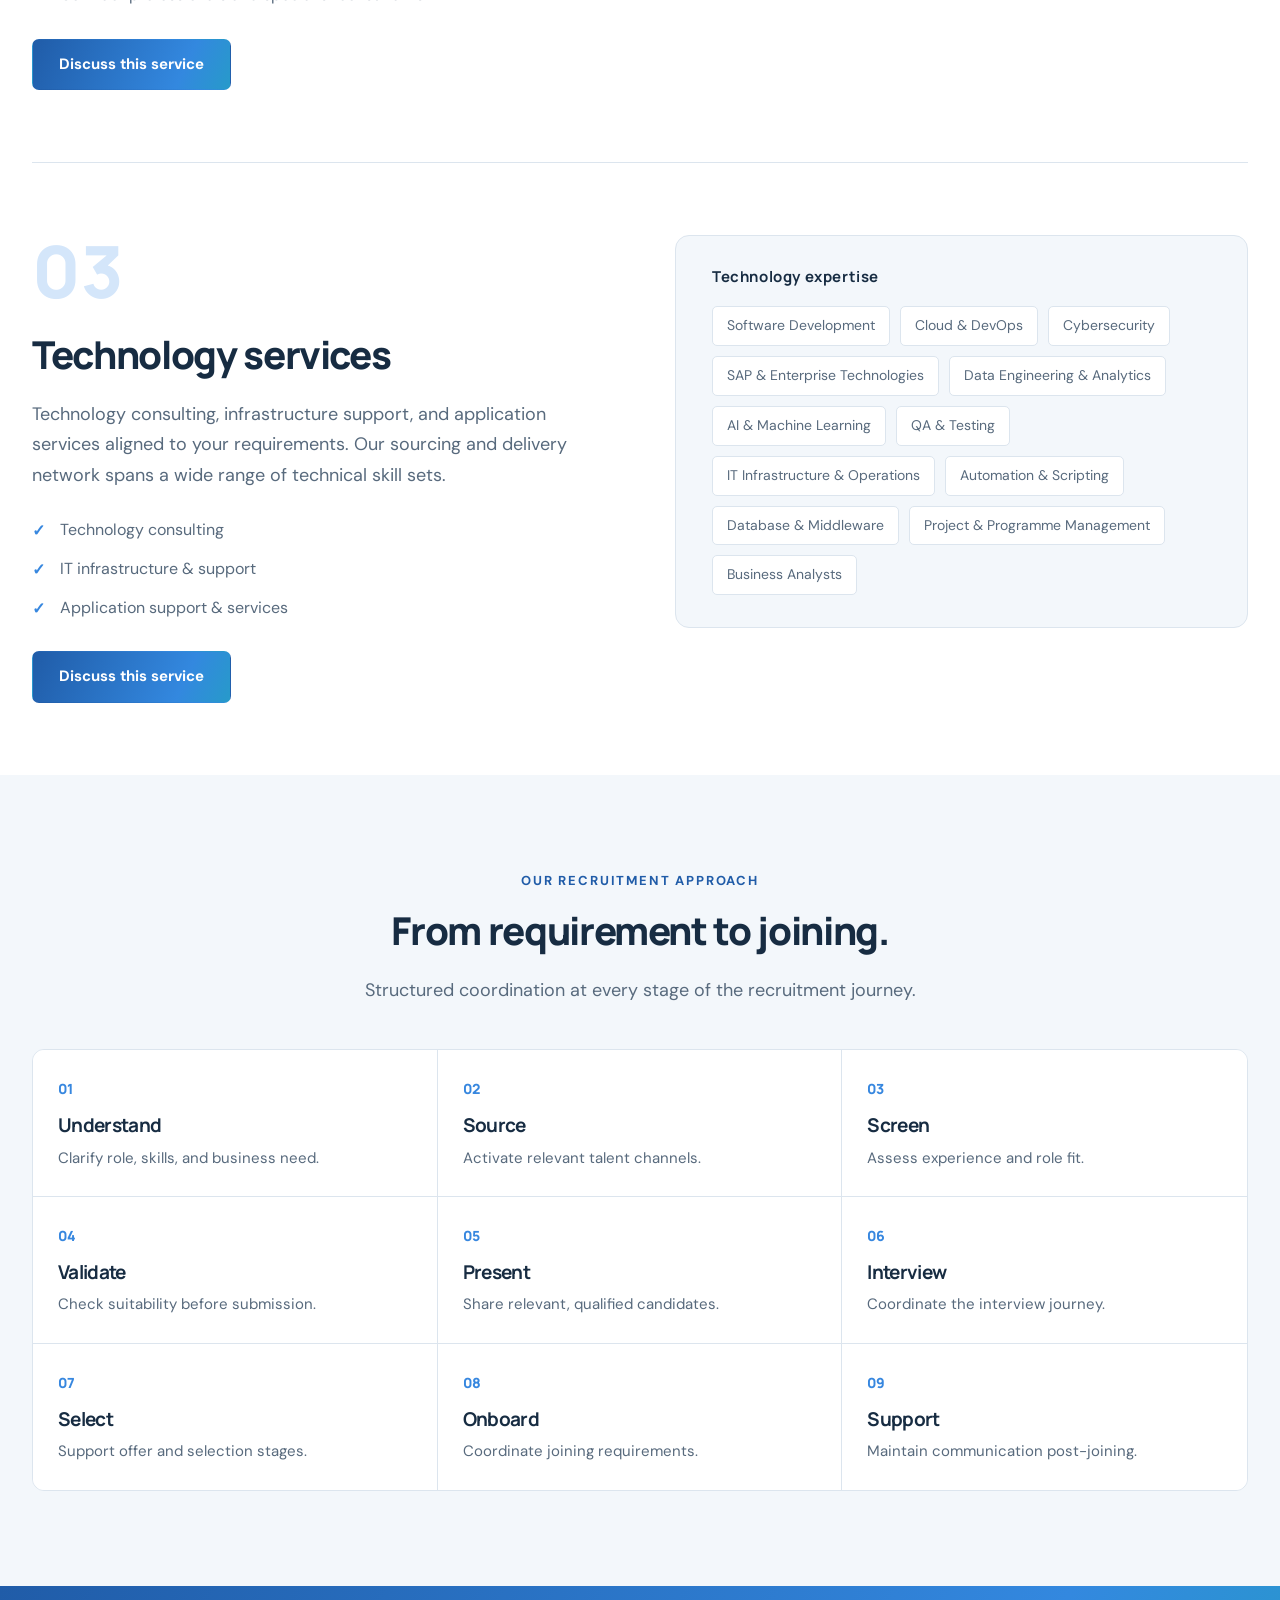
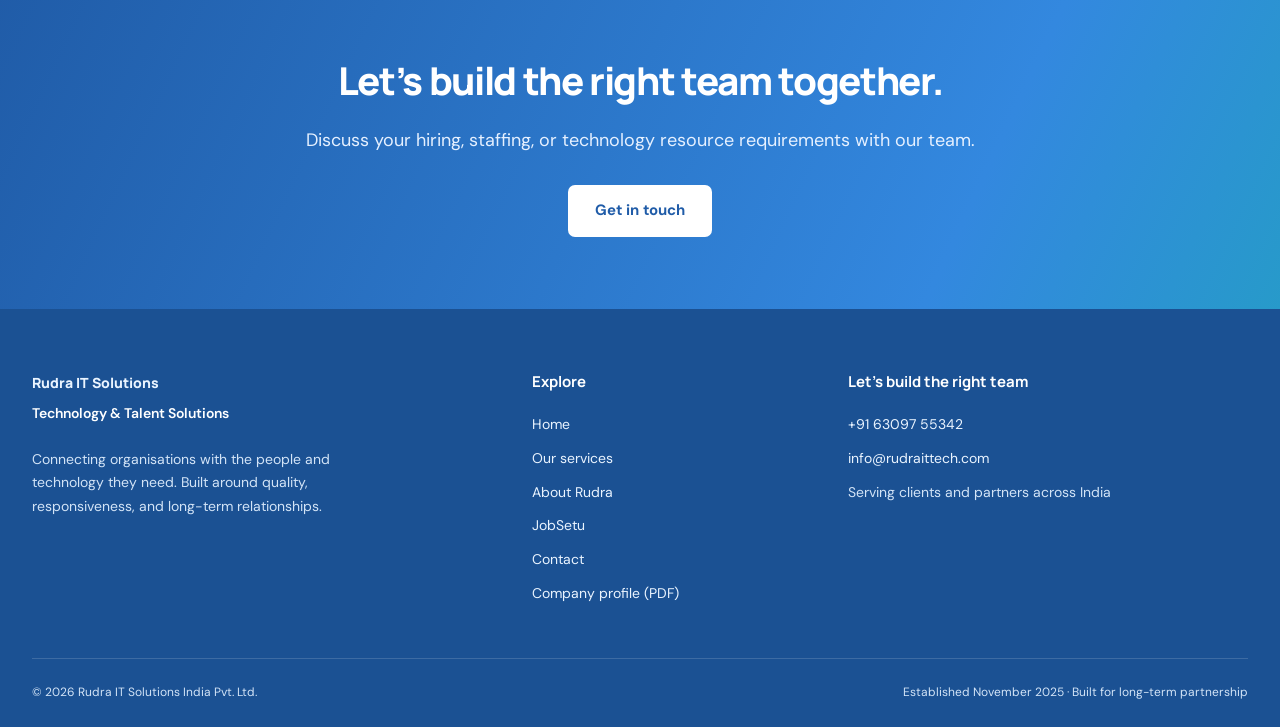
<file: services/index.html>
<!DOCTYPE html><html lang="en"><head><meta charset="utf-8"><meta name="viewport" content="width=device-width,initial-scale=1"><title>Our Services | Rudra IT Solutions</title><meta name="description" content="Explore IT and non-IT recruitment, contract staffing, resource augmentation, technology consulting and support services."><meta name="theme-color" content="#205ca8"><link rel="icon" type="image/png" sizes="32x32" href="/assets/favicon-title-32.png"><link rel="icon" type="image/png" sizes="64x64" href="/assets/favicon-title-64.png"><link rel="stylesheet" href="/style.css"><script defer src="/site.js"></script></head><body><a class="skip" href="#main">Skip to content</a><header class="header"><div class="wrap"><a class="brand" href="/" aria-label="Rudra IT Solutions home"><span class="brand-symbol"><img src="/assets/logoShort.png" alt=""></span><span class="brand-name">Rudra IT Solutions<small>Technology &amp; Talent Solutions</small></span></a><button class="menu" aria-controls="navigation" aria-expanded="false">Menu</button><nav id="navigation" aria-label="Main navigation"><a href="/">Home</a><a href="/services/" aria-current="page">Services</a><a href="/about/">About</a><a href="/JobSetu/">JobSetu</a><a class="button" href="/contact/">Let’s talk</a></nav></div></header><main id="main"><section class="pagehero"><div class="wrap"><span class="eyebrow">Our services</span><h1>People and technology.<br>Working together.</h1><p>A service portfolio built for hiring, workforce scaling, and technology delivery.</p></div></section><section><div class="wrap"><article class="service-row" id="talent"><div class="split"><div><div class="service-number">01</div><h2>Recruitment &amp; talent solutions</h2><p>End-to-end support, from understanding your requirement to onboarding coordination and post-offer support. We support regular-volume hiring and specialist technology roles.</p><ul class="checks"><li>IT & non-IT recruitment</li><li>Permanent hiring and contract staffing</li><li>Contract-to-hire</li><li>Niche technology, lateral, and bulk hiring</li></ul><a class="button" href="/contact/">Discuss this service</a></div><div class="service-detail"><h3>A considered hiring process</h3><ul class="checks"><li>Understand the role and business need</li><li>Source, screen, and validate candidates</li><li>Coordinate interviews and selection</li><li>Support onboarding and background verification coordination</li></ul></div></div></article><article class="service-row" id="workforce"><div class="split"><div><div class="service-number">02</div><h2>Resource augmentation</h2><p>Bring qualified technical professionals into your team for changing project needs and longer-term delivery. Flexible resource deployment helps you scale your workforce.</p><ul class="checks"><li>Short-term requirements</li><li>Long-term placements</li><li>On-site and remote resources</li><li>Contract professionals and specialist consultants</li></ul><a class="button" href="/contact/">Discuss this service</a></div><div class="service-detail"><h3>Flexible ways to scale</h3><ul class="checks"><li>Resource augmentation</li><li>Technology resource deployment</li><li>Specialist sourcing support</li><li>Recruitment sub-vendor partnerships</li></ul></div></div></article><article class="service-row" id="technology"><div class="split"><div><div class="service-number">03</div><h2>Technology services</h2><p>Technology consulting, infrastructure support, and application services aligned to your requirements. Our sourcing and delivery network spans a wide range of technical skill sets.</p><ul class="checks"><li>Technology consulting</li><li>IT infrastructure & support</li><li>Application support & services</li></ul><a class="button" href="/contact/">Discuss this service</a></div><div class="service-detail"><h3>Technology expertise</h3><div class="chips"><span class="chip">Software Development</span><span class="chip">Cloud & DevOps</span><span class="chip">Cybersecurity</span><span class="chip">SAP & Enterprise Technologies</span><span class="chip">Data Engineering & Analytics</span><span class="chip">AI & Machine Learning</span><span class="chip">QA & Testing</span><span class="chip">IT Infrastructure & Operations</span><span class="chip">Automation & Scripting</span><span class="chip">Database & Middleware</span><span class="chip">Project & Programme Management</span><span class="chip">Business Analysts</span></div></div></div></article></div></section><section class="section pale"><div class="wrap"><div class="section-head center"><span class="eyebrow">Our recruitment approach</span><h2>From requirement to joining.</h2><p>Structured coordination at every stage of the recruitment journey.</p></div><div class="process"><div class="step"><span>01</span><h3>Understand</h3><p>Clarify role, skills, and business need.</p></div><div class="step"><span>02</span><h3>Source</h3><p>Activate relevant talent channels.</p></div><div class="step"><span>03</span><h3>Screen</h3><p>Assess experience and role fit.</p></div><div class="step"><span>04</span><h3>Validate</h3><p>Check suitability before submission.</p></div><div class="step"><span>05</span><h3>Present</h3><p>Share relevant, qualified candidates.</p></div><div class="step"><span>06</span><h3>Interview</h3><p>Coordinate the interview journey.</p></div><div class="step"><span>07</span><h3>Select</h3><p>Support offer and selection stages.</p></div><div class="step"><span>08</span><h3>Onboard</h3><p>Coordinate joining requirements.</p></div><div class="step"><span>09</span><h3>Support</h3><p>Maintain communication post-joining.</p></div></div></div></section><section class="cta"><div class="wrap"><h2>Let’s build the right team together.</h2><p>Discuss your hiring, staffing, or technology resource requirements with our team.</p><a class="button white" href="/contact/">Get in touch</a></div></section></main><footer><div class="wrap"><div class="footer-grid"><div><a class="footer-brand" href="/">Rudra IT Solutions</a><p class="tag">Technology &amp; Talent Solutions</p><p>Connecting organisations with the people and technology they need. Built around quality, responsiveness, and long-term relationships.</p></div><div><h3>Explore</h3><a href="/">Home</a><a href="/services/">Our services</a><a href="/about/">About Rudra</a><a href="/JobSetu/">JobSetu</a><a href="/contact/">Contact</a><a href="/assets/Rudra_IT_Solutions_Profile.pdf" target="_blank" rel="noopener">Company profile (PDF)</a></div><div><h3>Let’s build the right team</h3><a href="tel:+916309755342">+91 63097 55342</a><a href="mailto:info@rudraittech.com">info@rudraittech.com</a><p>Serving clients and partners across India</p></div></div><div class="footer-bottom"><span>© 2026 Rudra IT Solutions India Pvt. Ltd.</span><span>Established November 2025 · Built for long-term partnership</span></div></div></footer></body></html>
</file>
<file: style.css>
@import url('https://fonts.googleapis.com/css2?family=DM+Sans:wght@400;500;600;700&family=Manrope:wght@400;500;600;700;800&display=swap');
:root{--blue:#205ca8;--bright:#3787df;--cyan:#18a5bd;--ink:#172c42;--muted:#586a7d;--line:#dce5ee;--pale:#f3f7fb;--gradient:linear-gradient(115deg,#205ca8,#3388df 75%,#279aca)}*{box-sizing:border-box}html{scroll-behavior:smooth}body{margin:0;color:var(--ink);background:#fff;font:16px/1.7 'DM Sans',sans-serif}h1,h2,h3,h4{font-family:Manrope,sans-serif;line-height:1.22;letter-spacing:-.035em;margin:0 0 20px}h1{font-size:clamp(2.6rem,5vw,4.7rem);font-weight:800}h2{font-size:clamp(2rem,3vw,2.8rem);font-weight:800}h3{font-size:1.35rem;font-weight:700}p{margin:0 0 22px;color:var(--muted)}a{color:inherit;text-decoration:none}a:hover{color:var(--bright)}button,input,select,textarea{font:inherit}button,a,input,select,textarea{ -webkit-tap-highlight-color:transparent}a:focus-visible,button:focus-visible{outline:3px solid var(--cyan);outline-offset:5px}input:focus,select:focus,textarea:focus{outline:2px solid var(--bright);outline-offset:2px}.wrap{width:min(1216px,calc(100% - 64px));margin:auto}.header{height:86px;position:sticky;top:0;z-index:20;background:rgba(255,255,255,.97);border-bottom:1px solid var(--line)}.header .wrap{height:100%;display:flex;align-items:center;justify-content:space-between;gap:20px}.brand{display:flex;align-items:center;gap:13px}.brand-symbol{width:48px;height:48px;flex-shrink:0;display:block}.brand-symbol img{width:100%;height:100%;object-fit:contain;display:block}.brand-name{font-family:Manrope,sans-serif;font-weight:800;color:var(--blue);font-size:1.2rem;line-height:1.3}.brand-name small{display:block;font:10px/1.5 'DM Sans',sans-serif;letter-spacing:.18em;text-transform:uppercase;color:var(--muted)}nav{display:flex;align-items:center;gap:30px}nav a{font-size:14px;font-weight:600;padding:9px 0;position:relative}nav a[aria-current=page]{color:var(--blue)}nav a[aria-current=page]:after{content:'';height:2px;background:var(--bright);position:absolute;bottom:0;left:0;right:0}.button{display:inline-flex;justify-content:center;align-items:center;min-height:50px;padding:12px 26px;border-radius:7px;background:var(--gradient);color:white;font-size:15px;font-weight:700;border:1px solid transparent;cursor:pointer;transition:transform .2s,box-shadow .2s}.button:hover{color:white;transform:translateY(-2px);box-shadow:0 6px 20px #205ca825}.button.white{color:var(--blue);background:white}.button.outline{background:transparent;border-color:#ffffff70;color:white}.button.light{background:white;border-color:var(--line);color:var(--blue)}nav .button{min-height:42px;padding:8px 20px}.menu{display:none;border:1px solid var(--line);background:white;border-radius:6px;padding:7px 13px;color:var(--blue);cursor:pointer}.hero{position:relative;min-height:660px;display:flex;align-items:center;justify-content:center;background:linear-gradient(115deg,#123f79e8,#17568dd9),url('/assets/office.jpg') center 52%/cover;color:white;text-align:center;padding:100px 0 125px}.hero .wrap{position:relative}.eyebrow{display:block;color:var(--blue);font-size:13px;letter-spacing:.14em;font-weight:700;text-transform:uppercase;margin-bottom:16px}.hero .eyebrow{color:#dbefff;border:1px solid #ffffff42;border-radius:24px;padding:6px 18px;display:inline-block;letter-spacing:.06em;font-size:12px;background:#ffffff0d}.hero h1{max-width:980px;margin:16px auto 26px}.hero h1 span{display:block;color:#63c4ed}.hero p{color:#e2edf9;max-width:720px;margin:0 auto 34px;font-size:20px;line-height:1.65}.actions{display:flex;justify-content:center;gap:16px;flex-wrap:wrap}.hero .button{min-height:55px;padding:13px 30px}.hero-foot{position:absolute;bottom:28px;left:0;right:0;font-size:12px;letter-spacing:.12em;color:#c9ddef}.stats{position:relative;background:white;border:1px solid var(--line);border-radius:12px;margin-top:-44px;box-shadow:0 10px 40px #153b6610;display:grid;grid-template-columns:repeat(3,1fr);z-index:2;padding:25px 0}.stat{text-align:center;border-right:1px solid var(--line);padding:8px 20px}.stat:last-child{border:none}.stat strong{display:block;color:var(--blue);font:800 32px/1.4 Manrope,sans-serif;letter-spacing:-.04em}.stat span{color:var(--muted);font-size:14px}.section{padding:95px 0}.section.pale{background:var(--pale)}.section-head{max-width:690px;margin-bottom:44px}.section-head.center{text-align:center;margin-left:auto;margin-right:auto}.section-head p{font-size:18px}.grid{display:grid;grid-template-columns:repeat(3,1fr);gap:24px}.card{padding:30px;border:1px solid var(--line);border-radius:12px;background:white;transition:box-shadow .25s,transform .25s}.card:hover{box-shadow:0 12px 30px #173a6410;transform:translateY(-3px)}.card p{font-size:16px;margin-bottom:20px}.card a{font-size:14px;color:var(--blue);font-weight:700;border-bottom:1px solid #3c83c84a;padding-bottom:3px}.icon{height:46px;width:46px;background:#eaf3ff;color:var(--bright);border-radius:10px;display:flex;align-items:center;justify-content:center;margin-bottom:23px}.icon svg{width:25px;height:25px;fill:none;stroke:currentColor;stroke-width:1.7;stroke-linecap:round;stroke-linejoin:round}.split{display:grid;grid-template-columns:1fr 1fr;gap:70px;align-items:center}.split img{width:100%;height:390px;object-fit:cover;border-radius:16px}.split p{font-size:18px}.checks{list-style:none;margin:25px 0 30px;padding:0}.checks li{position:relative;padding-left:28px;margin:12px 0;color:var(--muted)}.checks li:before{content:'✓';position:absolute;left:0;top:2px;color:var(--bright);font-weight:700;line-height:1.6}.cta{padding:72px 0;background:var(--gradient);text-align:center;color:white}.cta p{color:#e5f0ff;max-width:680px;margin:0 auto 30px;font-size:18px}.cta h2{font-size:clamp(1.9rem,3vw,2.5rem)}footer{background:#1b5193;color:white;padding:64px 0 25px}.footer-grid{display:grid;grid-template-columns:1.4fr .8fr 1.3fr;gap:70px}.footer-grid p{color:#d3e4f7;font-size:14px;max-width:360px}.footer-grid h3{font-size:15px;letter-spacing:0;margin-bottom:22px}.footer-brand{font:800 23px Manrope,sans-serif;margin-bottom:16px;display:block;color:white}.footer-grid a{display:block;font-size:14px;margin-bottom:10px;color:#eaf4ff;overflow-wrap:anywhere}.footer-grid a:hover{color:#91d8ff}.footer-grid .tag{font-size:14px;color:white;font-weight:600}.footer-bottom{border-top:1px solid #ffffff26;margin-top:42px;padding-top:23px;display:flex;justify-content:space-between;gap:20px;font-size:12px;color:#d3e4f7}.pagehero{padding:78px 0;background:var(--gradient);color:white;text-align:center}.pagehero h1{font-size:clamp(2.5rem,4vw,3.6rem);margin-bottom:22px}.pagehero .eyebrow{color:#d5eaff}.pagehero p{color:#edf5ff;font-size:19px;max-width:720px;margin:0 auto}.service-row{padding:72px 0;border-bottom:1px solid var(--line);scroll-margin-top:110px}.service-row:last-child{border:none}.service-row .split{align-items:start}.service-number{font:800 72px/1 Manrope,sans-serif;color:#d4e6fa;margin-bottom:25px}.service-detail{padding:32px 36px;background:var(--pale);border:1px solid var(--line);border-radius:14px}.service-detail h3{font-size:15px;letter-spacing:.04em}.chips{display:flex;flex-wrap:wrap;gap:10px}.chip{font-size:14px;padding:7px 14px;border:1px solid var(--line);border-radius:5px;color:var(--muted);background:white}.process{display:grid;grid-template-columns:repeat(3,1fr);gap:0;border:1px solid var(--line);border-radius:12px;overflow:hidden}.step{padding:25px;border-bottom:1px solid var(--line);border-right:1px solid var(--line);background:white}.step:nth-child(3n){border-right:none}.step:nth-last-child(-n+3){border-bottom:none}.step span{font:800 14px Manrope,sans-serif;color:var(--bright)}.step h3{font-size:19px;margin:12px 0 8px}.step p{font-size:15px;margin:0}.values{display:grid;grid-template-columns:repeat(4,1fr);gap:20px}.value{border-top:3px solid var(--bright);padding:23px 0}.value h3{font-size:19px}.value p{font-size:15px}.contact-grid{display:grid;grid-template-columns:1.05fr 1fr;gap:70px;align-items:start}.contact-grid h2{font-size:28px;color:var(--blue)}.form-grid{display:grid;grid-template-columns:1fr 1fr;gap:22px}.field{display:flex;flex-direction:column;gap:8px}.field.full{grid-column:1/-1}label{font-size:14px;font-weight:600}input,textarea,select{width:100%;min-width:0;border:1px solid var(--line);border-radius:7px;padding:12px 14px;background:#fff;color:var(--ink);font-size:15px}textarea{min-height:160px;resize:vertical}input::placeholder,textarea::placeholder{color:#8492a3}.form-note{font-size:13px;margin:16px 0;color:var(--muted)}.contact-item{display:flex;gap:18px;margin:28px 0}.contact-item .icon{flex-shrink:0;margin:0}.contact-item h3{font-size:15px;letter-spacing:0;margin:0 0 4px}.contact-item a{display:block;color:var(--muted);overflow-wrap:anywhere}.contact-item a:hover{color:var(--blue)}.contact-item p{margin:0}.contact-note{border:1px solid var(--line);border-radius:12px;background:var(--pale);padding:28px;margin-top:34px}.contact-note h3{font-size:18px}.contact-note p{font-size:15px;margin:0}.form-feedback{font-size:14px;background:#edf5ff;color:var(--blue);padding:14px;border-radius:7px;margin-top:18px}.download{font-weight:700;color:var(--blue);font-size:14px}.skip{position:absolute;left:16px;top:-90px;background:white;padding:12px;z-index:40}.skip:focus{top:12px}body:has(.hero) .header{position:sticky}.notfound{text-align:center;padding:100px 20px}
@media(max-width:960px){.wrap{width:calc(100% - 48px)}nav{gap:20px}.brand-name{font-size:1rem}.grid{grid-template-columns:repeat(2,1fr)}.split{gap:35px}.footer-grid{gap:30px}.contact-grid{gap:36px}.hero{min-height:620px}.values{grid-template-columns:repeat(2,1fr)}}
@media(max-width:700px){.wrap{width:calc(100% - 36px)}.header{height:74px}.brand-name small{font-size:9px}.menu{display:block}.header nav{display:none;position:absolute;top:73px;left:0;right:0;background:white;border-bottom:1px solid var(--line);padding:22px;flex-direction:column;gap:12px;box-shadow:0 15px 25px #172c4210}.header nav.open{display:flex}nav a{width:100%;padding:10px 15px}nav a[aria-current=page]:after{display:none}.hero{min-height:650px;padding:72px 0 100px}.hero h1{font-size:2.75rem}.hero p{font-size:17px}.actions{gap:12px}.hero .button{padding:12px 22px;width:100%}.hero .actions{max-width:330px;margin:auto}.hero-foot{font-size:10px;letter-spacing:.06em}.stats{margin-top:-30px;padding:18px 0}.stat{padding:5px 8px}.stat strong{font-size:22px}.stat span{font-size:12px}.section{padding:65px 0}.grid,.split,.contact-grid,.footer-grid{grid-template-columns:1fr}.split{gap:32px}.split img{height:300px}.section-head{margin-bottom:32px}.card{padding:26px}.cta{padding:58px 0}.footer-grid{gap:32px}.footer-bottom{flex-direction:column;gap:6px}footer{padding:45px 0 23px}.pagehero{padding:56px 0}.pagehero p{font-size:17px}.service-row{padding:50px 0}.service-number{font-size:50px;margin-bottom:20px}.process{grid-template-columns:1fr}.step{border-right:none}.step:nth-last-child(-n+3){border-bottom:1px solid var(--line)}.step:last-child{border-bottom:none}.form-grid{grid-template-columns:1fr}.values{gap:16px}.value h3{font-size:17px}.value p{font-size:14px}.service-detail{padding:26px}.contact-grid{gap:50px}}
@media(prefers-reduced-motion:reduce){html{scroll-behavior:auto}*{transition:none!important}}

.google-contact-form{display:block;width:100%;height:1200px;border:0;border-radius:8px;background:#fff}.contact-grid:has(.google-contact-form){grid-template-columns:minmax(0,1.2fr) minmax(0,1fr);gap:48px}@media(max-width:700px){.contact-grid:has(.google-contact-form){grid-template-columns:minmax(0,1fr);gap:40px}.google-contact-form{height:1320px}}

.clients-section{padding:72px 0;background:#f8fafc;border-block:1px solid var(--line);overflow:hidden}.clients-section h2{font-size:clamp(1.65rem,3vw,2rem);color:var(--ink)}.clients-section .section-head{margin-bottom:36px}.clients-window{overflow:hidden;position:relative;padding:20px 0}.clients-window::before,.clients-window::after{content:"";position:absolute;top:0;bottom:0;width:clamp(24px,6vw,100px);z-index:1;pointer-events:none}.clients-window::before{left:0;background:linear-gradient(to right,#f8fafc,transparent)}.clients-window::after{right:0;background:linear-gradient(to left,#f8fafc,transparent)}.clients-track{display:flex;width:max-content;animation:client-scroll 30s linear infinite}.client-group{display:flex;align-items:center;gap:64px;padding-right:64px}.client-logo{width:220px;height:104px;flex:none;display:flex;align-items:center;justify-content:center;background:#fff;border:1px solid #d3dfeb;border-radius:14px;box-shadow:0 4px 14px rgba(23,44,66,.08);padding:16px;opacity:1;transform:scale(.98);transition:transform .45s,box-shadow .45s}.client-logo img{width:100%;height:72px;object-fit:contain}.client-logo.is-center{opacity:1;transform:scale(1.04);box-shadow:0 6px 20px rgba(23,44,66,.15)}.client-name{font-family:Manrope,sans-serif;font-size:22px;font-weight:700;color:var(--ink)}.clients-window:hover .clients-track{animation-play-state:paused}@keyframes client-scroll{to{transform:translateX(-50%)}}@media(max-width:600px){.clients-section{padding:48px 0}.client-group{gap:32px;padding-right:32px}.client-logo{width:180px}.client-logo img{width:168px;height:80px}}@media(prefers-reduced-motion:reduce){.clients-track{animation:none;width:100%}.client-group{flex-wrap:wrap;justify-content:center;gap:24px;padding:0;width:100%}.client-group[aria-hidden]{display:none}.client-logo{filter:none;opacity:1;transform:none}}

.client-logo:has(img[src$="lemon-tree.png"]){background:#172c42;border-color:#172c42}.client-logo img[src$="lemon-tree.png"]{height:76px}@media(max-width:600px){.client-logo img{width:100%;height:68px}}
</file>
<file: JobSetu/landing.css>
.jobsetu-page{--js-navy:#061a50;--js-teal:#13c5bd}.jobsetu-page section[id]{scroll-margin-top:100px}.js-hero{isolation:isolate;position:relative;background:#123f79;color:#fff;overflow:hidden;padding:58px 0 54px;text-align:center}.js-hero:before{content:"";position:absolute;inset:0;z-index:-1;background:linear-gradient(105deg,rgba(7,31,73,.94),rgba(21,80,142,.88)),url('/assets/office.jpg') center 50%/cover}.js-hero-inner{max-width:1000px}.js-hero .eyebrow{color:#d8eaff;font-size:12px;letter-spacing:.17em;margin-bottom:15px}.js-wordmark{font-family:Manrope,sans-serif;position:relative;display:inline-block;font-weight:800;font-size:clamp(68px,9vw,120px);letter-spacing:-.065em;line-height:1.1}.js-wordmark span{color:#75c5ff}.js-wordmark i{position:absolute;right:-22px;top:4px;width:9px;height:25px;border-radius:10px;background:#29d3c8;transform:rotate(30deg)}.js-wordmark i:after{content:"";position:absolute;left:19px;top:13px;width:9px;height:22px;background:#29d3c8;border-radius:10px;transform:rotate(40deg)}.js-tagline{color:#e3f0ff;font-size:18px;margin:4px 0 30px}.js-hero h1{font-size:clamp(30px,4vw,53px);line-height:1.15;margin-bottom:21px;font-weight:800}.js-hero-copy{font-size:18px;max-width:560px;margin:0 auto 28px;color:#e2edf9}.js-hero .actions{gap:14px}.js-hero .button{gap:18px;min-width:186px}.js-hero-note{font-size:12px;letter-spacing:.04em;color:#c8ddf4;margin-top:33px}.js-section-heading{display:grid;grid-template-columns:1fr 1fr;gap:60px;align-items:end;margin-bottom:42px}.js-section-heading h2{margin-bottom:0}.js-section-heading p{font-size:18px;margin-bottom:0;max-width:470px}.js-overview-figure{margin:0}.js-overview-figure img{display:block;width:100%;height:auto}.js-overview-figure figcaption{font-size:13px;text-align:center;color:var(--muted);padding:18px 0 0}.js-feature-list{display:grid;grid-template-columns:1fr 1fr;gap:0 56px;margin-top:42px}.js-feature-list article{display:flex;gap:22px;padding:28px 0;border-top:1px solid var(--line)}.js-number{font:700 13px Manrope,sans-serif;color:var(--blue);padding-top:5px;flex:0 0 26px}.js-feature-list h3{font-size:21px;margin-bottom:10px}.js-feature-list p{font-size:15px;margin-bottom:0;max-width:475px}.js-tabs{display:flex;border-bottom:1px solid #c9d8e8;gap:30px;margin-bottom:33px}.js-tabs button{background:transparent;color:var(--muted);font-weight:700;font-size:16px;border:0;border-bottom:3px solid transparent;cursor:pointer;padding:12px 0 18px;transition:color .2s,border-color .2s}.js-tabs button[aria-selected=true]{color:var(--blue);border-bottom-color:var(--blue)}.js-tabs button:hover{color:var(--blue)}.js-workflow-intro{margin-bottom:34px}.js-workflow-intro h3{font-size:24px;margin-bottom:12px}.js-workflow-intro p{margin:0}.js-journey{list-style:none;padding:0;margin:0;display:grid;grid-template-columns:repeat(4,minmax(0,1fr));gap:32px}.js-journey li{position:relative;padding-top:23px;border-top:2px solid #b4cce7}.js-journey li:before{content:"";position:absolute;top:-6px;left:0;width:10px;height:10px;border-radius:50%;background:var(--blue)}.js-journey li>span{color:var(--blue);font:700 13px Manrope,sans-serif;display:block;margin-bottom:16px}.js-journey h3{font-size:18px;margin-bottom:10px}.js-journey p{font-size:15px;margin:0}.js-workflow-link{display:inline-block;margin-top:38px}.js-industry-layout{display:grid;grid-template-columns:1fr 1fr;gap:80px;align-items:start}.js-industry-layout p{max-width:400px;font-size:18px}.js-industry-list{list-style:none;margin:0;padding:0}.js-industry-list li{padding:17px 0;border-bottom:1px solid var(--line);font:700 20px/1.5 Manrope,sans-serif;display:flex;align-items:center;gap:24px}.js-industry-list li:first-child{padding-top:0}.js-industry-list span{font-size:12px;color:var(--blue);font-weight:600}.js-demo-banner{padding:78px 0;background:var(--gradient);color:#fff;text-align:center}.js-demo-banner .eyebrow{color:#cfe8ff}.js-demo-banner h2{font-size:clamp(32px,4vw,48px)}.js-demo-banner p{color:#e5f0ff;font-size:18px;max-width:600px;margin:0 auto 26px}.js-demo-banner .button{gap:25px}.js-enquire .contact-grid:has(.google-contact-form){grid-template-columns:minmax(0,.85fr) minmax(0,1.15fr);gap:64px}.js-contact-copy{position:sticky;top:122px}.js-contact-copy h2{font-size:clamp(30px,3.2vw,44px);color:var(--ink)}.js-contact-copy>p{max-width:430px;font-size:18px}.js-contact-points{margin:30px 0}.js-contact-points>div{border-top:1px solid var(--line);padding:20px 0 0}.js-contact-points h3{font-size:16px;margin-bottom:7px}.js-contact-points p{font-size:15px}.js-direct-contact{display:flex;flex-direction:column;gap:5px;margin-top:34px;padding-top:25px;border-top:1px solid var(--line)}.js-direct-contact span{font-size:13px;color:var(--muted);margin-bottom:6px}.js-direct-contact a{font-weight:600;color:var(--blue);overflow-wrap:anywhere}.js-form-wrap{min-width:0}.js-enquire .google-contact-form{height:1250px;background:#fafcfe}.js-form-wrap .form-note{text-align:center}.js-hero-inner{animation:js-enter .7s ease both}.js-overview-figure{animation:js-enter .6s ease both}.js-feature-list article{transition:transform .2s}.js-feature-list article:hover{transform:translateX(4px)}[role=tabpanel]:not([hidden]){animation:js-enter .3s ease both}@keyframes js-enter{from{opacity:0;transform:translateY(13px)}to{opacity:1;transform:translateY(0)}}
@media(max-width:960px){.jobsetu-page nav{gap:18px}.js-journey{gap:22px}.js-enquire .contact-grid:has(.google-contact-form){gap:35px}.js-section-heading{gap:32px}.js-industry-layout{gap:40px}.js-feature-list{column-gap:30px}}
@media(max-width:700px){.jobsetu-page section[id]{scroll-margin-top:86px}.js-hero{padding:46px 0 42px}.js-wordmark{font-size:76px}.js-wordmark i{right:-15px;width:7px;height:20px}.js-wordmark i:after{width:7px;height:18px;left:15px}.js-tagline{font-size:14px;margin:9px 0 28px}.js-hero h1{font-size:33px}.js-hero-copy{font-size:16px}.js-hero .actions{gap:10px;max-width:330px;margin:auto}.js-hero .button{width:100%;min-height:48px}.js-hero-note{font-size:10px;letter-spacing:0;margin-top:25px}.js-section-heading,.js-feature-list,.js-industry-layout{grid-template-columns:1fr;gap:24px}.js-section-heading p{font-size:17px}.js-overview-figure img{width:100%}.js-feature-list{gap:0;margin-top:25px}.js-feature-list article{padding:24px 0;gap:12px}.js-feature-list h3{font-size:20px}.js-journey{grid-template-columns:1fr 1fr;gap:35px 20px}.js-tabs{gap:25px}.js-tabs button{font-size:15px}.js-workflow-intro h3{font-size:21px}.js-industry-list li{font-size:18px}.js-demo-banner{padding:60px 0}.js-demo-banner p{font-size:17px}.js-enquire .contact-grid:has(.google-contact-form){grid-template-columns:minmax(0,1fr);gap:40px}.js-contact-copy{position:static}.js-enquire .google-contact-form{height:1350px}.js-contact-copy>p{font-size:17px}}
@media(max-width:360px){.js-wordmark{font-size:68px}.js-hero h1{font-size:29px}.js-journey{grid-template-columns:1fr}}
@media(prefers-reduced-motion:reduce){.jobsetu-page *{animation:none!important;transition:none!important}.js-feature-list article:hover{transform:none}}
</file>
